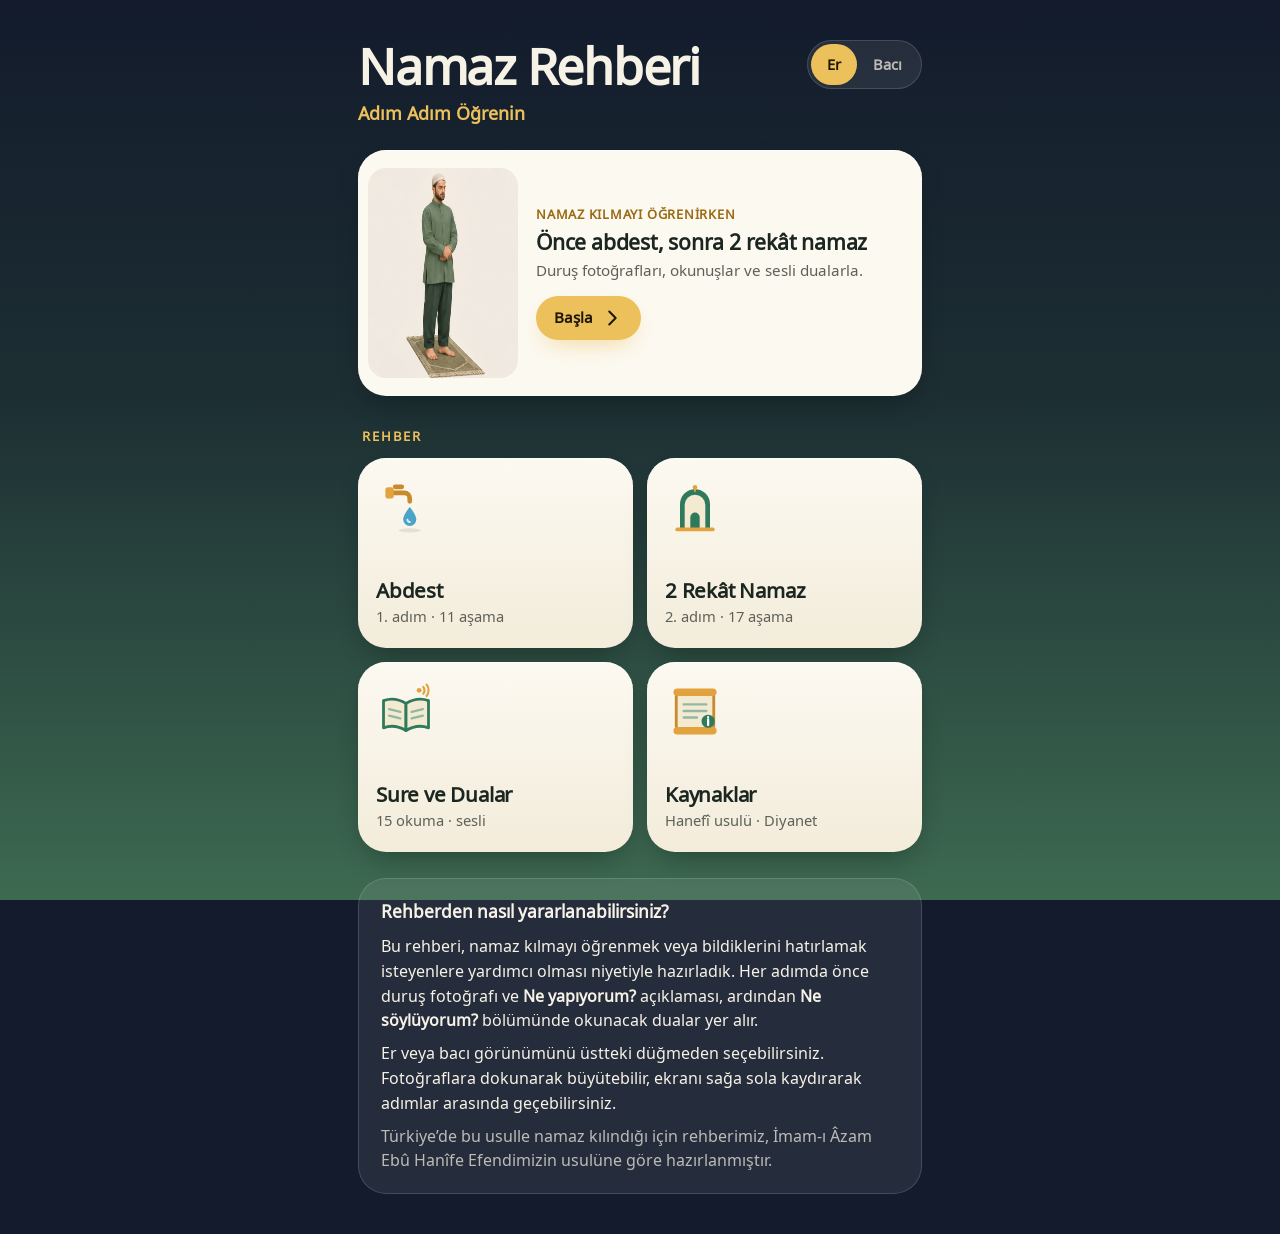
<file: index.html>
<!doctype html>
<html lang="tr" data-tema="gece" data-cins="erkek">
<head>
<meta charset="utf-8">
<meta name="viewport" content="width=device-width, initial-scale=1, viewport-fit=cover">
<title>Namaz Rehberi · Abdest ve 2 Rekât Namaz</title>
<meta name="description" content="Namaz kılmayı öğrenmek isteyenler için duruş görselleri, sesli dualar, okunuşları ve anlamlarıyla abdest ve 2 rekât namaz rehberi. Er ve bacılar için.">
<meta name="theme-color" content="#131b2c">
<meta name="apple-mobile-web-app-capable" content="yes">
<meta name="apple-mobile-web-app-status-bar-style" content="black-translucent">
<meta name="apple-mobile-web-app-title" content="Namaz Rehberi">
<link rel="stylesheet" href="assets/uygulama.css">
<script>
try {
  var d = document.documentElement;
  d.dataset.tema = localStorage.getItem('namaz_tema3') || 'gece';
  d.dataset.cins = localStorage.getItem('namaz_gender') === 'kadin' ? 'kadin' : 'erkek';
} catch (e) {}
</script>
</head>
<body>
<a class="atla" href="#icerik">İçeriğe geç</a>
<div id="uygulama" aria-live="polite"></div>
<noscript><p style="padding:24px">Rehberi görüntülemek için tarayıcınızda JavaScript açık olmalıdır.</p></noscript>
<script src="assets/fotograflar.js"></script>
<script src="assets/veri.js"></script>
<script src="assets/uygulama.js"></script>
</body>
</html>
</file>
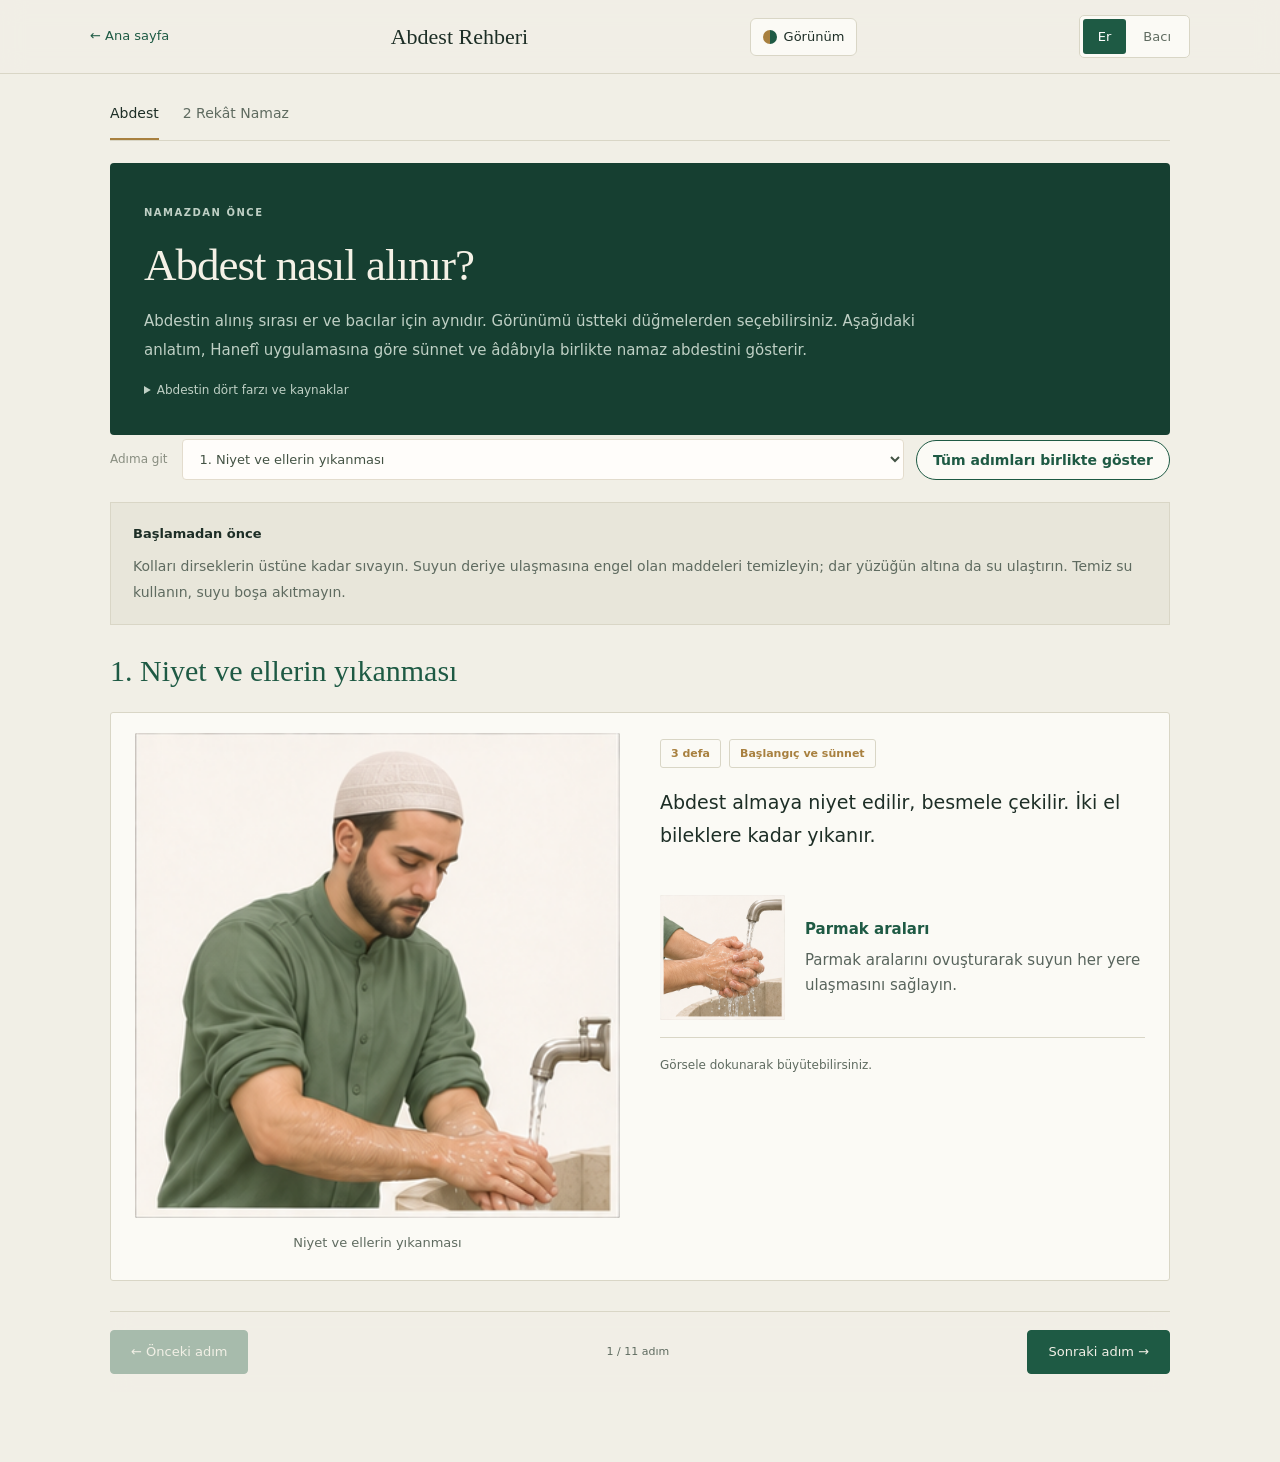
<file: abdest.html>
<!doctype html><html lang="tr"><head><meta charset="utf-8"><meta name="viewport" content="width=device-width,initial-scale=1"><meta name="theme-color" content="#102f24"><title>Abdest Nasıl Alınır? · Namaz Rehberi</title><meta name="description" content="Er ve bacılar için görsellerle, adım adım namaz abdesti. Hanefî uygulamasına göre hazırlanmıştır."><style>
*{box-sizing:border-box}html,body{margin:0;padding:0}body{line-height:1.6}.wrap{margin:0 auto;padding:0 20px 80px}.topbar{position:sticky;top:0;z-index:10;padding:14px 20px}.topbar-inner{margin:0 auto;display:flex;align-items:center;justify-content:space-between;gap:12px;flex-wrap:wrap}.topbar-title{font-size:1rem;font-weight:700}.gender-toggle{display:inline-flex;padding:3px}.gender-toggle button{appearance:none;border:0;background:transparent;font:600 .82rem system-ui;padding:8px 16px;cursor:pointer}.back-home{text-decoration:none}.vakit-nav{display:flex;gap:8px;overflow-x:auto;padding:18px 0 2px}.vakit-nav a{flex:0 0 auto;padding:7px 15px;text-decoration:none;font:600 .82rem system-ui}.eyebrow{font-size:.78rem;letter-spacing:.12em;font-weight:700}
</style><link rel="stylesheet" href="assets/gorseller.css"><link rel="stylesheet" href="assets/tema.css">
<link rel="stylesheet" href="assets/arayuz.css">
<link rel="stylesheet" href="assets/mobil.css">
<script>try{var d=document.documentElement;d.dataset.tema=localStorage.getItem("namaz_tema")||"zumrut";d.dataset.arapca=localStorage.getItem("namaz_arapca")||"goster";d.style.setProperty("--yazi",["0.9","1","1.12","1.25","1.4"][+(localStorage.getItem("namaz_yazi")||1)]||"1")}catch(e){document.documentElement.dataset.tema="zumrut"}</script><link rel="stylesheet" href="assets/abdest.css"></head><body class="abdest-page guide-mode"><div class="topbar"><div class="topbar-inner"><a href="index.html" class="back-home">← Ana sayfa</a><span class="topbar-title">Abdest Rehberi</span><div class="gender-toggle" role="group" aria-label="Görsel seçimi"><button type="button" id="btn-erkek" aria-pressed="true">Er</button><button type="button" id="btn-kadin" aria-pressed="false">Bacı</button></div></div></div><main class="wrap"><nav class="vakit-nav" aria-label="Rehber bölümleri"><a class="active" href="abdest.html">Abdest</a><a href="namaz.html">2 Rekât Namaz</a></nav><header class="hero"><span class="eyebrow">NAMAZDAN ÖNCE</span><h1>Abdest nasıl alınır?</h1><p class="lede">Abdestin alınış sırası er ve bacılar için aynıdır. Görünümü üstteki düğmelerden seçebilirsiniz. Aşağıdaki anlatım, Hanefî uygulamasına göre sünnet ve âdâbıyla birlikte namaz abdestini gösterir.</p><details class="source-details"><summary>Abdestin dört farzı ve kaynaklar</summary><div class="abdest-basics"><p>Hanefî mezhebine göre yüzü, dirseklerle birlikte iki kolu ve aşık kemikleriyle birlikte iki ayağı birer defa yıkamak; başın en az dörtte birini mesh etmek farzdır. Yıkanacak uzuvların üçer defa yıkanması sünnettir; mesh bir defa yapılır.</p><p>Bu rehber, öğrenmeye yardımcı olması için hazırlanmıştır. Yıkama, suyun uzva ulaştırılmasıdır; mesh ise ıslak elle silmektir.</p><ul><li><a href="https://kurul.diyanet.gov.tr/tr/fetva/abdest-nedir-ve-nasil-alinir/0193c42d-4493-7cd5-0d48-874d6be1a7d3" target="_blank" rel="noopener">Din İşleri Yüksek Kurulu — Abdestin alınışı</a></li><li><a href="https://www.diyanethaber.com.tr/abdest-ile-ilgili-bilinmesi-gerekenler" target="_blank" rel="noopener">Diyanet Haber — Abdestle ilgili bilgiler</a></li><li><a href="https://kurul.diyanet.gov.tr/tr/video/abdest-alirken-basortusunun-uzerinden-bas-mesh-edilebilir-mi/019d0027-3362-7114-ad16-483fffece9e6" target="_blank" rel="noopener">Din İşleri Yüksek Kurulu — Başörtüsü ve mesh</a></li></ul></div></details></header><div class="guide-tools"><label>Adıma git <select aria-label="Abdest adımı" id="abdest-select"></select></label><button class="guide-toggle" id="abdest-all" type="button" aria-pressed="false">Tüm adımları birlikte göster</button></div><div class="abdest-intro"><strong>Başlamadan önce</strong><p>Kolları dirseklerin üstüne kadar sıvayın. Suyun deriye ulaşmasına engel olan maddeleri temizleyin; dar yüzüğün altına da su ulaştırın. Temiz su kullanın, suyu boşa akıtmayın.</p></div><div id="abdest-steps"></div><div class="guide-nav"><button type="button" id="abdest-prev">← Önceki adım</button><span class="guide-counter" aria-live="polite"></span><button type="button" id="abdest-next">Sonraki adım →</button></div><section id="abdest-done" class="abdest-done" hidden><h2>Abdest adımlarını tamamladınız.</h2><p>Şimdi 2 rekât namazın kılınışını adım adım inceleyebilirsiniz.</p><a class="abdest-return" href="namaz.html">Namaza geç →</a></section><noscript><p>Adım adım görsel anlatımı görüntülemek için tarayıcınızda JavaScript açık olmalıdır.</p></noscript></main><script src="assets/abdest.js"></script><script src="assets/arayuz.js"></script>
<script src="assets/mobil.js"></script>
</body></html>
</file>
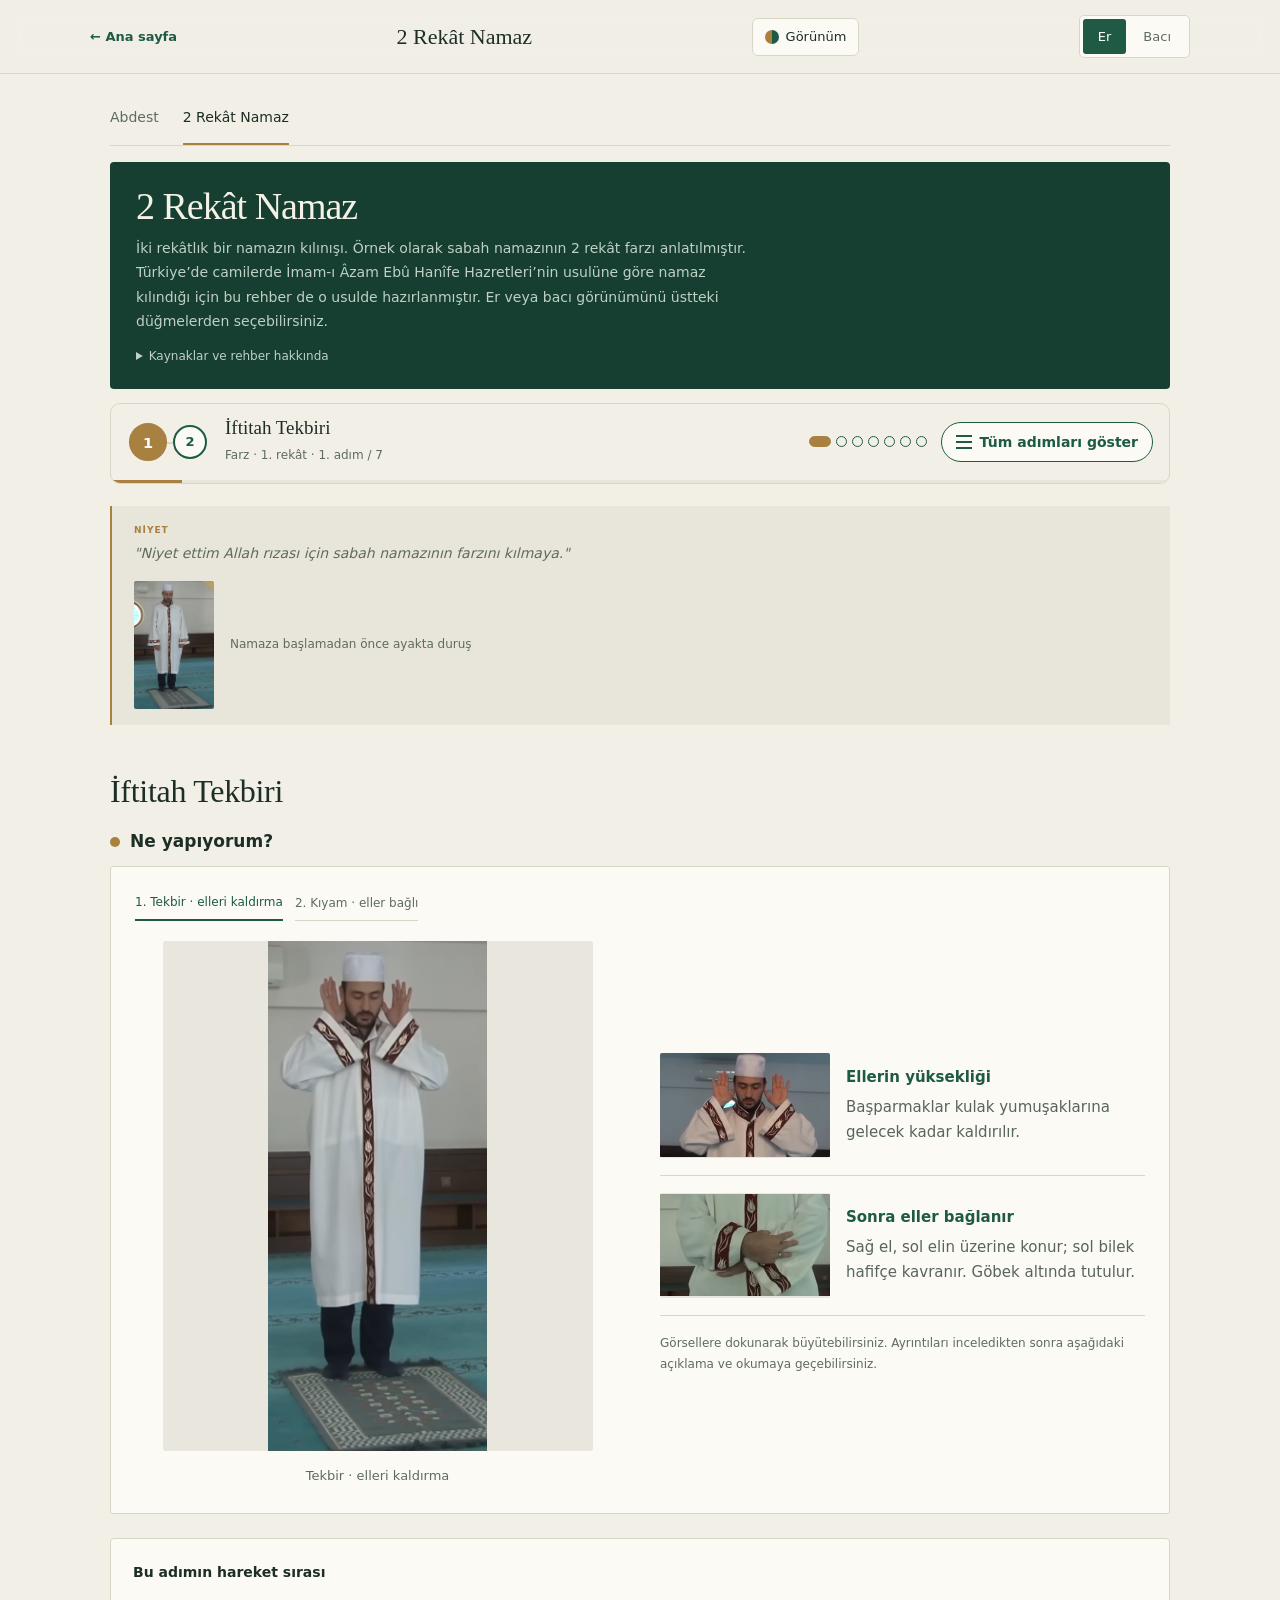
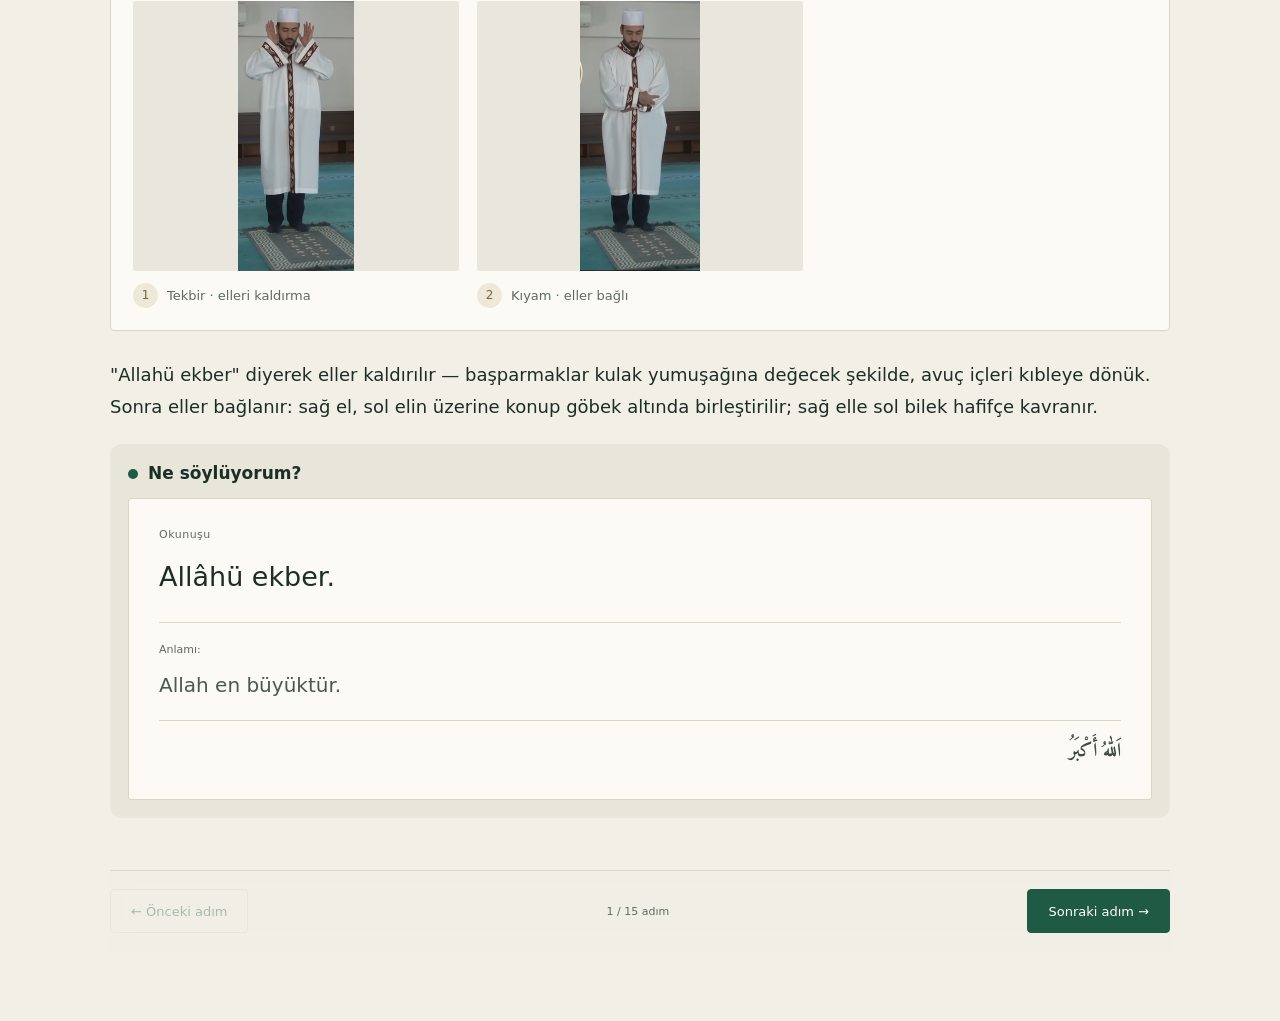
<file: namaz.html>
<!doctype html>
<html lang="tr">
<head>
<meta charset="utf-8">
<meta name="viewport" content="width=device-width, initial-scale=1">

<title>2 Rekât Namaz — Adım Adım Namaz Rehberi</title>
<meta name="description" content="İmam-ı Âzam Ebû Hanîfe Hazretleri’nin kurucusu olduğu Hanefî mezhebine göre, kadın ve erkek için ayrı duruş notlarıyla, adım adım 2 rekât namaz rehberi.">
<style>
@font-face {
  font-family: "Amiri";
  font-weight: 400;
  font-style: normal;
  font-display: swap;
  src: url(assets/amiri.woff2) format("woff2");
}
@font-face {
  font-family: "Amiri";
  font-weight: 700;
  font-style: normal;
  font-display: swap;
  src: url(assets/amiri.woff2) format("woff2");
}

:root {
  --ink: #1b2e28;
  --page: #faf6ec;
  --panel: #f1e9d8;
  --panel-line: #ddd0b0;
  --emerald: #1f6e55;
  --emerald-deep: #164f3d;
  --gold: #8f6f2a;
  --muted: #6b6154;
  --recite-bg: #fffdf8;
  --recite-line: #e4d6ae;
  --focus: #1f6e55;
}

@media (prefers-color-scheme: dark) {
  :root {
    --ink: #ece4d2;
    --page: #11201a;
    --panel: #192a23;
    --panel-line: #2c4138;
    --emerald: #52b091;
    --emerald-deep: #7bcbae;
    --gold: #d1ab5c;
    --muted: #a69c8c;
    --recite-bg: #16251f;
    --recite-line: #2d4139;
    --focus: #52b091;
  }
}
:root[data-theme="dark"] {
  --ink: #ece4d2;
  --page: #11201a;
  --panel: #192a23;
  --panel-line: #2c4138;
  --emerald: #52b091;
  --emerald-deep: #7bcbae;
  --gold: #d1ab5c;
  --muted: #a69c8c;
  --recite-bg: #16251f;
  --recite-line: #2d4139;
  --focus: #52b091;
}
:root[data-theme="light"] {
  --ink: #1b2e28;
  --page: #faf6ec;
  --panel: #f1e9d8;
  --panel-line: #ddd0b0;
  --emerald: #1f6e55;
  --emerald-deep: #164f3d;
  --gold: #8f6f2a;
  --muted: #6b6154;
  --recite-bg: #fffdf8;
  --recite-line: #e4d6ae;
  --focus: #1f6e55;
}

* { box-sizing: border-box; }

html, body {
  margin: 0;
  padding: 0;
  background: var(--page);
  color: var(--ink);
}

body {
  font-family: ui-serif, Georgia, "Iowan Old Style", "Noto Serif", serif;
  line-height: 1.6;
}

.wrap {
  max-width: 700px;
  margin: 0 auto;
  padding: 0 20px 80px;
}

/* ---------- Top bar ---------- */

.topbar {
  position: sticky;
  top: 0;
  z-index: 10;
  background: var(--page);
  border-bottom: 1px solid var(--panel-line);
  padding: 14px 20px;
}

.topbar-inner {
  max-width: 700px;
  margin: 0 auto;
  display: flex;
  align-items: center;
  justify-content: space-between;
  gap: 12px;
  flex-wrap: wrap;
}

.topbar-title {
  font-size: 1rem;
  font-weight: 700;
  letter-spacing: 0.02em;
  color: var(--emerald);
}

.gender-toggle {
  display: inline-flex;
  background: var(--panel);
  border: 1px solid var(--panel-line);
  border-radius: 999px;
  padding: 3px;
  font-family: system-ui, -apple-system, "Segoe UI", sans-serif;
}

.gender-toggle button {
  appearance: none;
  border: none;
  background: transparent;
  font-size: 0.82rem;
  font-weight: 600;
  padding: 6px 14px;
  border-radius: 999px;
  color: var(--muted);
  cursor: pointer;
  font-family: inherit;
}

.gender-toggle button[aria-pressed="true"] {
  background: var(--emerald);
  color: var(--page);
}

.gender-toggle button:focus-visible {
  outline: 2px solid var(--focus);
  outline-offset: 2px;
}

/* ---------- Header ---------- */

header.hero {
  padding: 36px 0 18px;
  font-family: system-ui, -apple-system, "Segoe UI", sans-serif;
}

.eyebrow {
  font-size: 0.78rem;
  text-transform: uppercase;
  letter-spacing: 0.12em;
  color: var(--gold);
  font-weight: 700;
}

h1 {
  font-family: ui-serif, Georgia, "Iowan Old Style", "Noto Serif", serif;
  font-size: clamp(1.8rem, 5vw, 2.4rem);
  margin: 0.2em 0 0.3em;
  text-wrap: balance;
}

.hero p.lede {
  color: var(--muted);
  font-size: 0.98rem;
  max-width: 62ch;
}

.source-note {
  margin-top: 16px;
  padding: 12px 16px;
  background: var(--panel);
  border: 1px solid var(--panel-line);
  border-radius: 10px;
  font-size: 0.85rem;
  color: var(--muted);
  font-family: system-ui, -apple-system, "Segoe UI", sans-serif;
}

.source-note strong { color: var(--ink); }

/* ---------- Section dividers (Sünnet / Farz) ---------- */

.unit-divider {
  margin: 48px 0 20px;
  padding-top: 28px;
  border-top: 2px solid var(--panel-line);
  font-family: system-ui, -apple-system, "Segoe UI", sans-serif;
}

.unit-divider h2 {
  font-family: ui-serif, Georgia, "Iowan Old Style", serif;
  font-size: 1.5rem;
  margin: 0 0 4px;
  color: var(--emerald);
}

.unit-divider .unit-desc {
  font-size: 0.88rem;
  color: var(--muted);
  margin: 0;
}

.niyet-box {
  margin-top: 16px;
  padding: 14px 16px;
  border-left: 3px solid var(--gold);
  background: var(--panel);
  border-radius: 0 10px 10px 0;
  font-size: 0.95rem;
}

.niyet-box .niyet-label {
  font-family: system-ui, -apple-system, "Segoe UI", sans-serif;
  font-size: 0.75rem;
  text-transform: uppercase;
  letter-spacing: 0.08em;
  color: var(--gold);
  font-weight: 700;
  display: block;
  margin-bottom: 4px;
}

.rekat-mark {
  font-family: system-ui, -apple-system, "Segoe UI", sans-serif;
  font-size: 0.78rem;
  text-transform: uppercase;
  letter-spacing: 0.1em;
  color: var(--muted);
  margin: 36px 0 10px;
  display: flex;
  align-items: center;
  gap: 10px;
}

.rekat-mark::after {
  content: "";
  flex: 1;
  height: 1px;
  background: var(--panel-line);
}

/* ---------- Step ---------- */

.step {
  display: grid;
  grid-template-columns: 34px 1fr;
  gap: 14px;
  margin: 22px 0;
}

.step-num {
  width: 34px;
  height: 34px;
  border-radius: 50%;
  background: var(--panel);
  border: 1px solid var(--panel-line);
  color: var(--emerald);
  display: flex;
  align-items: center;
  justify-content: center;
  font-family: system-ui, -apple-system, "Segoe UI", sans-serif;
  font-weight: 700;
  font-size: 0.9rem;
  flex-shrink: 0;
}

.step-body h3 {
  font-family: system-ui, -apple-system, "Segoe UI", sans-serif;
  font-size: 1.02rem;
  margin: 4px 0 6px;
  color: var(--ink);
}

.step-body p.posture {
  margin: 0 0 10px;
  font-size: 0.96rem;
}

.step-body p.posture .note {
  color: var(--muted);
  font-size: 0.86rem;
}

/* gender-conditional spans */
html[data-gender="erkek"] .g-kadin { display: none; }
html[data-gender="kadin"] .g-erkek { display: none; }

.g-erkek, .g-kadin {
  padding: 1px 4px;
  border-radius: 4px;
}

/* ---------- Recitation block ---------- */

.recite {
  background: var(--recite-bg);
  border: 1px solid var(--recite-line);
  border-radius: 12px;
  padding: 18px 20px;
  margin-top: 4px;
}

.recite + .recite { margin-top: 12px; }

.recite .recite-title {
  font-family: system-ui, -apple-system, "Segoe UI", sans-serif;
  font-size: 0.78rem;
  text-transform: uppercase;
  letter-spacing: 0.08em;
  color: var(--gold);
  font-weight: 700;
  margin: 0 0 10px;
}

.arabic {
  font-family: "Amiri", "Traditional Arabic", "Scheherazade New", serif;
  direction: rtl;
  text-align: center;
  font-size: 0.98rem;
  line-height: 1.75;
  color: var(--ink);
  margin: 0 0 12px;
}

.okunus {
  font-family: system-ui, -apple-system, "Segoe UI", sans-serif;
  font-style: italic;
  color: var(--muted);
  font-size: 0.92rem;
  margin: 0 0 10px;
}

.okunus::before {
  content: "Okunuşu: ";
  font-style: normal;
  font-weight: 600;
  color: var(--ink);
}

.meal {
  font-family: system-ui, -apple-system, "Segoe UI", sans-serif;
  font-size: 1.02rem;
  margin: 0;
}

.meal .meal-label {
  font-weight: 600;
  color: var(--emerald-deep);
}

.tesbih-count {
  display: inline-block;
  font-family: system-ui, -apple-system, "Segoe UI", sans-serif;
  font-size: 0.74rem;
  background: var(--panel);
  color: var(--muted);
  padding: 2px 8px;
  border-radius: 999px;
  margin-left: 6px;
  vertical-align: middle;
}

footer {
  margin-top: 60px;
  padding-top: 20px;
  border-top: 1px solid var(--panel-line);
  font-family: system-ui, -apple-system, "Segoe UI", sans-serif;
  font-size: 0.82rem;
  color: var(--muted);
}

a { color: var(--emerald-deep); }

@media (max-width: 480px) {
  .arabic { font-size: 0.9rem; line-height: 1.7; }
  .step { grid-template-columns: 28px 1fr; }
  .step-num { width: 28px; height: 28px; font-size: 0.8rem; }
}

/* ---------- Pose illustrations ---------- */

.pose-icon {
  float: right;
  width: 58px;
  height: 88px;
  margin: 0 0 10px 16px;
  shape-outside: content-box;
}

.pose-icon svg {
  width: 100%;
  height: 100%;
  display: block;
  overflow: visible;
}

.pose-icon line {
  stroke: var(--emerald);
  stroke-width: 6;
  stroke-linecap: round;
}

.pose-icon .head {
  stroke: var(--emerald);
  stroke-width: 5;
  fill: var(--page);
}

.pose-icon .ground {
  stroke: var(--panel-line);
  stroke-width: 3;
  stroke-linecap: round;
}

.pose-icon .legs { transform: rotate(0deg); transform-origin: 50px 70px; }
.pose-icon .upperbody { transform: rotate(0deg); transform-origin: 50px 70px; }
.pose-icon .arm { transform: rotate(100deg); transform-origin: 50px 27px; }

html[data-gender="kadin"] .pose-icon .arm { transform: rotate(125deg); }

/* resting/idle icon used on reading steps (no animation) */
.icon-kiyam .legs { transform: rotate(0deg); }
.icon-kiyam .upperbody { transform: rotate(0deg); }

/* İftitah tekbiri: arm rises from the side to the folded position */
.icon-tekbir .arm { animation: pose-tekbir-erkek 2.8s ease-in-out infinite; }
html[data-gender="kadin"] .icon-tekbir .arm { animation-name: pose-tekbir-kadin; }
@keyframes pose-tekbir-erkek { 0%, 8% { transform: rotate(0deg); } 55%, 100% { transform: rotate(100deg); } }
@keyframes pose-tekbir-kadin { 0%, 8% { transform: rotate(0deg); } 55%, 100% { transform: rotate(125deg); } }

/* Rükû: torso bows forward, arm reaches toward the knee */
.icon-ruku .upperbody { animation: pose-ruku-body 2.8s ease-in-out infinite; }
.icon-ruku .arm { animation: pose-ruku-arm 2.8s ease-in-out infinite; }
@keyframes pose-ruku-body { 0%, 8% { transform: rotate(0deg); } 55%, 100% { transform: rotate(-82deg); } }
@keyframes pose-ruku-arm { 0%, 8% { transform: rotate(100deg); } 55%, 100% { transform: rotate(168deg); } }

/* Kavme: doğrulma, rising from rükû back to standing */
.icon-kavme .upperbody { animation: pose-kavme-body 2.4s ease-in-out infinite; }
.icon-kavme .arm { animation: pose-kavme-arm 2.4s ease-in-out infinite; }
@keyframes pose-kavme-body { 0%, 8% { transform: rotate(-82deg); } 55%, 100% { transform: rotate(0deg); } }
@keyframes pose-kavme-arm { 0%, 8% { transform: rotate(168deg); } 55%, 100% { transform: rotate(100deg); } }

/* Secde: legs tuck under, torso folds down to the ground */
.icon-secde .legs { animation: pose-secde-legs 3s ease-in-out infinite; }
.icon-secde .upperbody { animation: pose-secde-body 3s ease-in-out infinite; }
.icon-secde .arm { animation: pose-secde-arm 3s ease-in-out infinite; }
@keyframes pose-secde-legs { 0%, 8% { transform: rotate(0deg); } 55%, 100% { transform: rotate(122deg); } }
@keyframes pose-secde-body { 0%, 8% { transform: rotate(0deg); } 55%, 100% { transform: rotate(-158deg); } }
@keyframes pose-secde-arm { 0%, 8% { transform: rotate(100deg); } 55%, 100% { transform: rotate(150deg); } }

/* Celse: brief sit between the two secdes, legs stay tucked */
.icon-celse .legs { transform: rotate(122deg); }
.icon-celse .upperbody { animation: pose-celse-body 2.4s ease-in-out infinite; }
.icon-celse .arm { animation: pose-celse-arm 2.4s ease-in-out infinite; }
@keyframes pose-celse-body { 0%, 8% { transform: rotate(-158deg); } 55%, 100% { transform: rotate(0deg); } }
@keyframes pose-celse-arm { 0%, 8% { transform: rotate(150deg); } 55%, 100% { transform: rotate(100deg); } }

/* Kalkış: rising fully from secde to standing, for the next rekât */
.icon-kalkis .legs { animation: pose-kalkis-legs 2.8s ease-in-out infinite; }
.icon-kalkis .upperbody { animation: pose-kalkis-body 2.8s ease-in-out infinite; }
.icon-kalkis .arm { animation: pose-kalkis-arm 2.8s ease-in-out infinite; }
@keyframes pose-kalkis-legs { 0%, 8% { transform: rotate(122deg); } 55%, 100% { transform: rotate(0deg); } }
@keyframes pose-kalkis-body { 0%, 8% { transform: rotate(-158deg); } 55%, 100% { transform: rotate(0deg); } }
@keyframes pose-kalkis-arm { 0%, 8% { transform: rotate(150deg); } 55%, 100% { transform: rotate(100deg); } }

/* Son oturuş: teşehhüd, static — same silhouette family as celse */
.icon-oturus .legs { transform: rotate(122deg); }
.icon-oturus .upperbody { transform: rotate(0deg); }

/* Selâm: stylised head/torso turn, not anatomically literal in side view */
.icon-selam .legs { transform: rotate(122deg); }
.icon-selam .upperbody { animation: pose-selam-wobble 2.6s ease-in-out infinite; }
@keyframes pose-selam-wobble { 0%, 100% { transform: rotate(0deg); } 25% { transform: rotate(8deg); } 50% { transform: rotate(0deg); } 75% { transform: rotate(-8deg); } }

.recite { clear: both; }

@media (prefers-reduced-motion: reduce) {
  .pose-icon [class] {
    animation-duration: 0.01ms !important;
    animation-iteration-count: 1 !important;
    animation-fill-mode: forwards !important;
  }
}

@media (max-width: 480px) {
  .pose-icon { width: 46px; height: 70px; margin-left: 12px; }
}

.vakit-nav {
  display: flex;
  gap: 8px;
  overflow-x: auto;
  padding: 18px 0 2px;
  font-family: system-ui, -apple-system, "Segoe UI", sans-serif;
}
.vakit-nav a {
  flex: 0 0 auto;
  padding: 7px 15px;
  border-radius: 999px;
  border: 1px solid var(--panel-line);
  color: var(--muted);
  text-decoration: none;
  font-size: 0.82rem;
  font-weight: 600;
}
.vakit-nav a.active {
  background: var(--emerald);
  color: var(--page);
  border-color: var(--emerald);
}
</style>
<link rel="stylesheet" href="assets/gorseller.css">
<link rel="stylesheet" href="assets/tema.css">
<link rel="stylesheet" href="assets/arayuz.css">
<link rel="stylesheet" href="assets/mobil.css">
<script>try{var d=document.documentElement;d.dataset.tema=localStorage.getItem("namaz_tema")||"zumrut";d.dataset.arapca=localStorage.getItem("namaz_arapca")||"goster";d.style.setProperty("--yazi",["0.9","1","1.12","1.25","1.4"][+(localStorage.getItem("namaz_yazi")||1)]||"1")}catch(e){document.documentElement.dataset.tema="zumrut"}</script>
<link rel="stylesheet" href="assets/sabah-fotograflar.css">
</head><body>

<div class="topbar">
  <div class="topbar-inner">
    <span class="topbar-title">2 Rekât Namaz</span>
    <div class="gender-toggle" role="group" aria-label="Duruş görünümü">
      <button type="button" id="btn-erkek" aria-pressed="true">Er</button>
      <button type="button" id="btn-kadin" aria-pressed="false">Bacı</button>
    </div>
  </div>
</div>

<div class="wrap">

  <nav class="vakit-nav"><a href="abdest.html">Abdest</a>
    <a href="namaz.html" class="active">2 Rekât Namaz</a>
  </nav>

  <header class="hero">
    <span class="eyebrow">Adım Adım Namaz Rehberi</span>
    <h1>2 Rekât Namaz</h1>
    <p class="lede">İki rekâtlık bir namazın kılınışı. Örnek olarak sabah namazının 2 rekât farzı anlatılmıştır. Türkiye’de camilerde İmam-ı Âzam Ebû Hanîfe Hazretleri’nin usulüne göre namaz kılındığı için bu rehber de o usulde hazırlanmıştır. Er veya bacı görünümünü üstteki düğmelerden seçebilirsiniz.</p>
    <div class="source-note">
      <strong>Kaynaklar:</strong> Kur'an-ı Kerim âyetlerinin Türkçe meali <strong>Prof. Dr. Ömer Çelik</strong> mealinden alınmıştır. Sübhâneke, Ettehiyyâtü, Salli–Bârik ve Rabbenâ dualarının Arapça metni ve anlamı Millî Eğitim Bakanlığı'nın "Namaz Duaları ve Sureleri" kaynağına dayanmaktadır. Kadın–erkek duruş farkları Diyanet İşleri Başkanlığı'nın resmî açıklamasından alınmıştır.
    <ul class="source-links"><li><a href="https://kurul.diyanet.gov.tr/tr/fetva/kilinis-bakimindan-kadinlarin-namazi-ile-erkeklerin-namazi-arasinda-ne-gibi-farklar-bulunmaktadir/0193c42d-64a5-7ba1-9af3-f9f4a7f97245" target="_blank" rel="noopener">Diyanet — Er ve bacı duruşları</a></li><li><a href="https://kurul.diyanet.gov.tr/tr/fetva/namazda-fatihadan-sonra-okunacak-ayet-veya-sureler-icin-besmele-cekilir-mi/0193c42d-4fd1-7daa-1cd8-e3e31c2535c1" target="_blank" rel="noopener">Diyanet — Namazda besmele</a></li><li><a href="https://www.diyanet.gov.tr/icerik/10151" target="_blank" rel="noopener">Diyanet — Secdede ayakların yerleşimi</a></li></ul></div>
  <p class="scope-note">Bu bölüm, namazı tek başına kılan kişi için hazırlanmıştır. İmama uyulduğunda kıraat uygulaması farklıdır.</p>
  </header><section class="unit-divider">
    <h2>2 Rekât Farz</h2>
    <p class="unit-desc">Allah'ın kesin olarak emrettiği, kılınması zorunlu namaz.</p>
    <div class="niyet-box">
      <span class="niyet-label">Niyet</span>
      <em>"Niyet ettim Allah rızası için sabah namazının farzını kılmaya."</em>
    </div>
  </section>

  <p class="rekat-mark">1. Rekât</p>

  <div class="step">
    <span class="step-num">1</span>
    <div class="step-body">
      <h3>İftitah Tekbiri</h3>
      <div class="pose-icon icon-tekbir"></div>
      <p class="posture">"Allahü ekber" diyerek eller kaldırılır —
        <span class="g-erkek">başparmaklar kulak yumuşağına değecek şekilde, avuç içleri kıbleye dönük.</span>
        <span class="g-kadin">eller omuz hizasına kadar kaldırılır, avuç içleri kıbleye dönük.</span>
        Sonra eller bağlanır:
        <span class="g-erkek">sağ el, sol elin üzerine konup göbek altında birleştirilir; sağ elle sol bilek hafifçe kavranır.</span>
        <span class="g-kadin">sağ el, sol elin üzerine konarak göğüs hizasında birleştirilir; kavramadan, eller üst üste durur.</span>
      </p>
    </div>
  </div>

  <div class="step">
    <span class="step-num">2</span>
    <div class="step-body">
      <h3>Sübhâneke, Eûzü–Besmele, Fâtiha, Zamm-ı Sûre</h3><p class="posture note audit-note">Burada İhlâs sûresi örnek olarak gösterilmiştir. Farz namazda başka bir sûre bilen kişinin, ilk rekâtta okuduğu sûreyi ikinci rekâtta bilerek tekrarlaması mekruh kabul edilir. Başka sûre bilmeyen kişi bildiği sûreyi tekrar edebilir. Bu durum namazın geçersiz olduğu anlamına gelmez.</p>
      <div class="pose-icon icon-kiyam"></div>
      <p class="posture note">Ayakta sırasıyla şu dualar okunur (Sübhâneke → Eûzü–Besmele → Fâtiha → İhlâs veya tercih ettiğiniz başka bir sûre).</p>
    </div>
  </div>

  <div class="step">
    <span class="step-num">3</span>
    <div class="step-body">
      <h3>Rükû</h3>
      <div class="pose-icon icon-ruku"></div>
      <p class="posture">
        "Allahü ekber" diyerek eğilinir —
        <span class="g-erkek">sırt düz tutulur, baş sırtla aynı hizada olur, eller dizleri tam kavrar, dirsekler bedenden açık, parmaklar ayrık.</span>
        <span class="g-kadin">sırt tam düz değil, hafifçe eğik tutulur; eller dizlere hafifçe konur, dizler hafif bükülü, dirsekler bedene yakın tutulur.</span>
      </p>
      <div class="recite">
        <p class="arabic">سُبْحَانَ رَبِّيَ الْعَظِيمِ</p>
        <p class="okunus">Sübhâne rabbiyel azîm. <span class="tesbih-count">3 kere</span></p>
        <p class="meal"><span class="meal-label">Anlamı:</span> Yüce Rabbimi her türlü noksanlıktan tenzih ederim.</p>
      </div>
    </div>
  </div>

  <div class="step">
    <span class="step-num">4</span>
    <div class="step-body">
      <h3>Doğrulma (Kavme)</h3>
      <div class="pose-icon icon-kavme"></div>
      <p class="posture">Rükûdan tam doğrulup dikilirken "Semi'allâhü limen hamideh" denir; tam doğrulunca "Rabbenâ lekel hamd" denir. Kısa bir an sakin biçimde beklenir.</p>
    </div>
  </div>

  <div class="step">
    <span class="step-num">5</span>
    <div class="step-body">
      <h3>Secde (1.)</h3>
      <div class="pose-icon icon-secde"></div>
      <p class="posture">
        "Allahü ekber" diyerek secdeye varılır —
        <span class="g-erkek">önce dizler, sonra eller, sonra burun ve alın yere konur; kollar gövdeden ve karından ayrık tutulur, dirsekler yerden kalkık durur.</span>
        <span class="g-kadin">vücut toplu tutulur, kollar yanlara yakın durur, karın uyluklara değecek şekilde yere yakın durulur.</span>
      </p>
      <div class="recite">
        <p class="arabic">سُبْحَانَ رَبِّيَ الْأَعْلَى</p>
        <p class="okunus">Sübhâne rabbiyel a'lâ. <span class="tesbih-count">3 kere</span></p>
        <p class="meal"><span class="meal-label">Anlamı:</span> En yüce Rabbimi her türlü noksanlıktan tenzih ederim.</p>
      </div>
    </div>
  </div>

  <div class="step" data-reading-role="celse">
    <span class="step-num">6</span>
    <div class="step-body">
      <h3>Celse (İki Secde Arası Oturuş)</h3>
      <div class="pose-icon icon-celse"></div>
      <p class="posture">
        "Allahü ekber" diyerek doğrulup kısaca oturulur —
        <span class="g-erkek">sol ayak yatık şekilde altına alınıp üzerine oturulur, sağ ayağın parmakları kıbleye dönük dik tutulur.</span>
        <span class="g-kadin">her iki ayak da sağ tarafa yatık şekilde yere yaslanır, bu şekilde oturulur.</span>
      </p>
<p class="sitting-note">Bu, iki secde arasındaki kısa oturuştur. Bu oturuşta Ettehiyyâtü, Salli–Bârik ve Rabbenâ duaları okunmaz. Ardından ikinci secdeye gidilir.</p>
    </div>
  </div>

  <div class="step">
    <span class="step-num">7</span>
    <div class="step-body">
      <h3>Secde (2.)</h3>
      <div class="pose-icon icon-secde"></div>
      <p class="posture">"Allahü ekber" diyerek tekrar secdeye varılır, aynı duruşla.</p>
      <div class="recite">
        <p class="arabic">سُبْحَانَ رَبِّيَ الْأَعْلَى</p>
        <p class="okunus">Sübhâne rabbiyel a'lâ. <span class="tesbih-count">3 kere</span></p>
        <p class="meal"><span class="meal-label">Anlamı:</span> En yüce Rabbimi her türlü noksanlıktan tenzih ederim.</p>
      </div>
    </div>
  </div>

  <p class="rekat-mark">2. Rekât</p>

  <div class="step">
    <span class="step-num">8</span>
    <div class="step-body">
      <h3>Kalkış, Besmele, Fâtiha, Zamm-ı Sûre</h3><p class="posture note audit-note">Burada İhlâs sûresi örnek olarak gösterilmiştir. Farz namazda başka bir sûre bilen kişinin, ilk rekâtta okuduğu sûreyi ikinci rekâtta bilerek tekrarlaması mekruh kabul edilir. Başka sûre bilmeyen kişi bildiği sûreyi tekrar edebilir. Bu durum namazın geçersiz olduğu anlamına gelmez.</p>
      <div class="pose-icon icon-kalkis"></div>
      <p class="posture note">“Allahü ekber” diyerek ikinci rekâta kalkılır ve eller bağlanır. Sübhâneke ve Eûzü tekrar edilmez. Besmele çekilir; ardından Fâtiha ve bir sûre okunur.</p>
    </div>
  </div>

  <div class="step">
    <span class="step-num">9</span>
    <div class="step-body">
      <h3>Rükû</h3>
      <div class="pose-icon icon-ruku"></div>
      <p class="posture">
        "Allahü ekber" diyerek eğilinir —
        <span class="g-erkek">sırt düz tutulur, baş sırtla aynı hizada olur, eller dizleri tam kavrar, dirsekler bedenden açık, parmaklar ayrık.</span>
        <span class="g-kadin">sırt tam düz değil, hafifçe eğik tutulur; eller dizlere hafifçe konur, dizler hafif bükülü, dirsekler bedene yakın tutulur.</span>
      </p>
      <div class="recite">
        <p class="arabic">سُبْحَانَ رَبِّيَ الْعَظِيمِ</p>
        <p class="okunus">Sübhâne rabbiyel azîm. <span class="tesbih-count">3 kere</span></p>
        <p class="meal"><span class="meal-label">Anlamı:</span> Yüce Rabbimi her türlü noksanlıktan tenzih ederim.</p>
      </div>
    </div>
  </div>

  <div class="step">
    <span class="step-num">10</span>
    <div class="step-body">
      <h3>Doğrulma (Kavme)</h3>
      <div class="pose-icon icon-kavme"></div>
      <p class="posture">Rükûdan tam doğrulup dikilirken "Semi'allâhü limen hamideh" denir; tam doğrulunca "Rabbenâ lekel hamd" denir. Kısa bir an sakin biçimde beklenir.</p>
    </div>
  </div>

  <div class="step">
    <span class="step-num">11</span>
    <div class="step-body">
      <h3>Secde (1.)</h3>
      <div class="pose-icon icon-secde"></div>
      <p class="posture">
        "Allahü ekber" diyerek secdeye varılır —
        <span class="g-erkek">önce dizler, sonra eller, sonra burun ve alın yere konur; kollar gövdeden ve karından ayrık tutulur, dirsekler yerden kalkık durur.</span>
        <span class="g-kadin">vücut toplu tutulur, kollar yanlara yakın durur, karın uyluklara değecek şekilde yere yakın durulur.</span>
      </p>
      <div class="recite">
        <p class="arabic">سُبْحَانَ رَبِّيَ الْأَعْلَى</p>
        <p class="okunus">Sübhâne rabbiyel a'lâ. <span class="tesbih-count">3 kere</span></p>
        <p class="meal"><span class="meal-label">Anlamı:</span> En yüce Rabbimi her türlü noksanlıktan tenzih ederim.</p>
      </div>
    </div>
  </div>

  <div class="step" data-reading-role="celse">
    <span class="step-num">12</span>
    <div class="step-body">
      <h3>Celse (İki Secde Arası Oturuş)</h3>
      <div class="pose-icon icon-celse"></div>
      <p class="posture">
        "Allahü ekber" diyerek doğrulup kısaca oturulur —
        <span class="g-erkek">sol ayak yatık şekilde altına alınıp üzerine oturulur, sağ ayağın parmakları kıbleye dönük dik tutulur.</span>
        <span class="g-kadin">her iki ayak da sağ tarafa yatık şekilde yere yaslanır, bu şekilde oturulur.</span>
      </p>
<p class="sitting-note">Bu, iki secde arasındaki kısa oturuştur. Bu oturuşta Ettehiyyâtü, Salli–Bârik ve Rabbenâ duaları okunmaz. Ardından ikinci secdeye gidilir.</p>
    </div>
  </div>

  <div class="step">
    <span class="step-num">13</span>
    <div class="step-body">
      <h3>Secde (2.)</h3>
      <div class="pose-icon icon-secde"></div>
      <p class="posture">"Allahü ekber" diyerek tekrar secdeye varılır, aynı duruşla.</p>
      <div class="recite">
        <p class="arabic">سُبْحَانَ رَبِّيَ الْأَعْلَى</p>
        <p class="okunus">Sübhâne rabbiyel a'lâ. <span class="tesbih-count">3 kere</span></p>
        <p class="meal"><span class="meal-label">Anlamı:</span> En yüce Rabbimi her türlü noksanlıktan tenzih ederim.</p>
      </div>
    </div>
  </div>

  <div class="step" data-reading-role="final-sitting">
    <span class="step-num">14</span>
    <div class="step-body">
      <h3>Son Oturuş — Ettehiyyâtü, Salli–Bârik, Rabbenâ Duaları</h3>
      <div class="pose-icon icon-oturus"></div>
      <p class="posture note">“Allahü ekber” diyerek son oturuşa geçilir. Ettehiyyâtü, ardından Salli–Bârik ve Rabbenâ duaları okunur.</p>
<p class="sitting-note">Bu, ikinci rekâtın ikinci secdesinden sonraki son oturuştur. Ettehiyyâtü, Salli–Bârik ve Rabbenâ duaları burada okunur.</p>
    </div>
  </div>

  <div class="step">
    <span class="step-num">15</span>
    <div class="step-body">
      <h3>Selâm</h3>
      <div class="pose-icon icon-selam"></div>
      <p class="posture">Sağa ve sola dönerek "Esselâmü aleyküm ve rahmetullah" denir. Namaz tamamlanmış olur.</p>
    </div>
  </div>

</div>

<script>
(function () {
  var html = document.documentElement;
  var btnErkek = document.getElementById("btn-erkek");
  var btnKadin = document.getElementById("btn-kadin");

  function setGender(g) {
    html.setAttribute("data-gender", g);
    btnErkek.setAttribute("aria-pressed", String(g === "erkek"));
    btnKadin.setAttribute("aria-pressed", String(g === "kadin"));
    try { localStorage.setItem("namaz_gender", g); } catch (e) {}
  }

  btnErkek.addEventListener("click", function () { setGender("erkek"); });
  btnKadin.addEventListener("click", function () { setGender("kadin"); });

  var saved = null;
  try { saved = localStorage.getItem("namaz_gender"); } catch (e) {}
  setGender(saved === "kadin" ? "kadin" : "erkek");
})();
</script>

<script src="assets/dualar.js"></script>
<script src="assets/sabah-fotograflar.js"></script>
<script src="assets/sabah-fotograflar-kadin.js"></script>
<script src="assets/sabah-gorseller.js"></script>
<script src="assets/arayuz.js"></script>
<script src="assets/mobil.js"></script>
</body></html>
</file>
<file: assets/uygulama.css>
/* Namaz Rehberi — tasarım */
@font-face { font-family: "Amiri"; src: url(amiri.woff2) format("woff2"); font-display: swap; }
@font-face { font-family: "RehberSans"; src: url(rehber-sans.ttf) format("truetype"); font-display: swap; }

:root {
  --olcek: 1;
  --font: -apple-system, BlinkMacSystemFont, "SF Pro Text", "Segoe UI", RehberSans, system-ui, sans-serif;
  --font-baslik: -apple-system, BlinkMacSystemFont, "SF Pro Display", "Segoe UI", RehberSans, system-ui, sans-serif;
  --font-ar: "Amiri", "Traditional Arabic", "Scheherazade New", serif;

  /* Arka plan ve üstündeki yazılar */
  --zemin-1: #131b2c;
  --zemin-2: #1d2f33;
  --zemin-3: #3d6a51;
  --zemin-yazi: #f7f2e6;
  --zemin-soluk: rgba(247, 242, 230, .72);
  --cam: rgba(255, 255, 255, .08);
  --cam-cizgi: rgba(255, 255, 255, .14);
  --altin: #ecc15c;
  --altin-yazi: #1d1606;

  /* Kartlar */
  --kart: #fcf9f1;
  --kart-2: #f3ecdb;
  --kart-cizgi: #e7dcc3;
  --murekkep: #1b2621;
  --murekkep-2: #5d6159;
  --yesil: #2c6e53;
  --yesil-acik: #e3efe7;
  --altin-koyu: #9a6a14;
  --golge: 0 1px 0 rgba(255, 255, 255, .6) inset, 0 12px 30px -12px rgba(5, 12, 10, .45);
  --r-buyuk: 28px;
  --r: 20px;
  color-scheme: dark;
}
:root[data-tema="gunduz"] {
  --zemin-1: #f6f1e4;
  --zemin-2: #eef0e3;
  --zemin-3: #dbe8d9;
  --zemin-yazi: #18241e;
  --zemin-soluk: rgba(24, 36, 30, .68);
  --cam: rgba(255, 255, 255, .55);
  --cam-cizgi: rgba(24, 36, 30, .1);
  --altin: #c78d22;
  --altin-yazi: #1d1606;
  --kart: #ffffff;
  --golge: 0 10px 28px -14px rgba(40, 52, 30, .35);
  color-scheme: light;
}

* { box-sizing: border-box; }
html { -webkit-text-size-adjust: 100%; }
body {
  margin: 0;
  min-height: 100vh;
  min-height: 100dvh;
  font-family: var(--font);
  color: var(--zemin-yazi);
  background: var(--zemin-1);
  line-height: 1.55;
  -webkit-font-smoothing: antialiased;
  -webkit-tap-highlight-color: transparent;
}
/* Sabit arka plan katmanı (iPhone Safari background-attachment: fixed desteklemez) */
body::before {
  content: ""; position: fixed; inset: 0; z-index: -1; pointer-events: none;
  background: linear-gradient(180deg, var(--zemin-1) 0%, var(--zemin-2) 45%, var(--zemin-3) 100%);
}
a { color: inherit; }
button { font: inherit; color: inherit; }
img { max-width: 100%; display: block; }
svg { width: 22px; height: 22px; fill: none; stroke: currentColor; stroke-width: 2.2; stroke-linecap: round; stroke-linejoin: round; flex: none; }
svg .dolu, svg.dolu { fill: currentColor; stroke: none; }
[hidden] { display: none !important; }
:focus-visible { outline: 3px solid var(--altin); outline-offset: 3px; border-radius: 12px; }

.atla { position: absolute; left: -999px; top: 8px; background: var(--altin); color: var(--altin-yazi); padding: 10px 16px; border-radius: 12px; z-index: 50; }
.atla:focus { left: 12px; }

/* ---------- Ekran iskeleti ---------- */
.ekran {
  max-width: 620px;
  margin: 0 auto;
  padding: max(12px, env(safe-area-inset-top)) 20px calc(40px + env(safe-area-inset-bottom));
}
.adim-ekran { padding-bottom: calc(120px + env(safe-area-inset-bottom)); }

.dev-baslik {
  font-family: var(--font-baslik);
  font-size: clamp(2.3rem, 9vw, 3.1rem);
  line-height: 1.05;
  letter-spacing: -.025em;
  font-weight: 750;
  margin: 0;
  text-wrap: balance;
}
.altin-alt { color: var(--altin); font-weight: 600; font-size: 1.12rem; margin: 8px 0 0; }
.bolum-etiket {
  color: var(--altin);
  font-size: .82rem;
  font-weight: 700;
  letter-spacing: .14em;
  text-transform: uppercase;
  margin: 30px 4px 12px;
}
.soluk { color: var(--zemin-soluk); }
.kart .soluk { color: var(--murekkep-2); }
.kucuk-yazi { font-size: .92rem; }

/* ---------- Üst çubuk ---------- */
.ust-cubuk {
  position: sticky;
  top: 0;
  z-index: 20;
  display: grid;
  grid-template-columns: auto 1fr auto;
  align-items: center;
  gap: 10px;
  margin: 0 -20px;
  padding: 10px 20px;
  padding-top: max(10px, env(safe-area-inset-top));
  background: color-mix(in srgb, var(--zemin-1) 78%, transparent);
  -webkit-backdrop-filter: blur(18px) saturate(1.4);
  backdrop-filter: blur(18px) saturate(1.4);
}
.ust-orta { display: flex; flex-direction: column; min-width: 0; line-height: 1.2; }
.ust-orta small { color: var(--zemin-soluk); font-size: .78rem; font-weight: 500; }
.ust-orta b { font-size: 1rem; font-weight: 650; white-space: nowrap; overflow: hidden; text-overflow: ellipsis; }
.ust-sag { display: flex; align-items: center; gap: 8px; }

.yuvarlak {
  width: 44px; height: 44px;
  display: inline-grid; place-items: center;
  border-radius: 50%;
  background: var(--cam);
  border: 1px solid var(--cam-cizgi);
  color: var(--zemin-yazi);
  text-decoration: none;
  cursor: pointer;
  transition: transform .15s, background .2s;
  flex: none;
}
.yuvarlak:active { transform: scale(.94); }
.yuvarlak.aa { font-weight: 700; font-size: .95rem; letter-spacing: -.02em; }
.yuvarlak.buyuk { width: 56px; height: 56px; }
.yuvarlak.pasif { opacity: .35; pointer-events: none; }

/* Er / Bacı seçici */
.cins {
  display: inline-flex;
  padding: 3px;
  border-radius: 999px;
  background: var(--cam);
  border: 1px solid var(--cam-cizgi);
  flex: none;
}
.cins button {
  border: 0; background: transparent; cursor: pointer;
  padding: 9px 16px; border-radius: 999px;
  font-weight: 650; font-size: .92rem;
  color: var(--zemin-soluk);
  transition: background .25s, color .25s;
}
.cins button[aria-pressed="true"] { background: var(--altin); color: var(--altin-yazi); }
.cins.kucuk button { padding: 7px 12px; font-size: .84rem; }

/* ---------- Butonlar ---------- */
.dugme-altin, .dugme-cam {
  display: inline-flex; align-items: center; justify-content: center; gap: 8px;
  min-height: 54px; padding: 0 24px;
  border-radius: 999px; border: 0;
  font-weight: 700; font-size: 1.02rem; font-style: normal;
  text-decoration: none; cursor: pointer;
  transition: transform .15s, filter .2s;
}
.dugme-altin { background: var(--altin); color: var(--altin-yazi); box-shadow: 0 10px 24px -10px rgba(236, 193, 92, .7); }
.dugme-cam { background: var(--cam); border: 1px solid var(--cam-cizgi); color: var(--zemin-yazi); }
.dugme-altin:active, .dugme-cam:active { transform: scale(.97); }
.genis { display: flex; width: 100%; margin-top: 14px; }

/* ---------- Ana sayfa ---------- */
.ana-bas { display: flex; justify-content: space-between; align-items: flex-start; gap: 16px; padding: 28px 0 22px; }
.karsilama {
  display: grid; grid-template-columns: 112px 1fr; gap: 18px; align-items: center;
  padding: 18px 18px 18px 10px;
  background: var(--kart); color: var(--murekkep);
  border-radius: var(--r-buyuk);
  box-shadow: var(--golge);
  text-decoration: none;
  transition: transform .2s;
}
.karsilama:active { transform: scale(.985); }
.figur {
  height: 168px;
  background: url(erkek-duruslar.png) 50% 0 / 300% 300% no-repeat;
  border-radius: 18px;
  mix-blend-mode: multiply;
}
[data-cins="kadin"] .figur { background-image: url(kadin-duruslar.png); }
.karsilama-yazi { display: flex; flex-direction: column; gap: 4px; }
.karsilama-yazi small { color: var(--altin-koyu); font-weight: 700; font-size: .8rem; letter-spacing: .06em; text-transform: uppercase; }
.karsilama-yazi b { font-size: 1.32rem; line-height: 1.2; letter-spacing: -.01em; }
.karsilama-yazi span { color: var(--murekkep-2); font-size: .95rem; }
.karsilama .dugme-altin { align-self: flex-start; margin-top: 10px; min-height: 44px; padding: 0 18px; font-size: .95rem; }

.izgara { display: grid; grid-template-columns: 1fr 1fr; gap: 14px; }
.karo {
  display: flex; flex-direction: column; justify-content: flex-end;
  min-height: 190px;
  padding: 18px 18px 20px;
  background: linear-gradient(180deg, var(--kart) 0, var(--kart-2) 100%);
  color: var(--murekkep);
  border-radius: var(--r-buyuk);
  box-shadow: var(--golge);
  text-decoration: none;
  transition: transform .2s;
}
.karo:active { transform: scale(.97); }
.karo svg { width: 60px; height: 60px; stroke: none; margin-bottom: auto; }
.karo b { font-size: 1.28rem; line-height: 1.15; letter-spacing: -.01em; margin-top: 18px; }
.karo span { color: var(--murekkep-2); font-size: .92rem; margin-top: 3px; }

.cam-kart {
  margin-top: 26px;
  padding: 20px 22px;
  border-radius: var(--r-buyuk);
  background: var(--cam);
  border: 1px solid var(--cam-cizgi);
  font-size: 1rem;
}
.cam-kart h2 { font-size: 1.08rem; margin: 0 0 6px; }
.cam-kart p { margin: 8px 0 0; }

/* ---------- Giriş ekranları ---------- */
.giris-bas { padding: 18px 2px 22px; }
.niyet-kart {
  margin: 0 0 16px;
  padding: 18px 22px;
  border-radius: var(--r);
  background: linear-gradient(135deg, rgba(236, 193, 92, .2), rgba(236, 193, 92, .06));
  border: 1px solid rgba(236, 193, 92, .4);
}
.niyet-kart small { color: var(--altin); font-weight: 700; letter-spacing: .12em; text-transform: uppercase; font-size: .78rem; }
.niyet-kart p { margin: 4px 0 0; font-size: calc(1.15rem * var(--olcek)); font-style: italic; line-height: 1.45; }

.rekat-kart {
  display: flex; justify-content: space-between; align-items: center; gap: 14px;
  margin-bottom: 14px; padding: 20px 22px;
  border-radius: var(--r-buyuk);
  border: 1px solid var(--cam-cizgi);
  text-decoration: none;
  color: #f7f2e6;
  background: linear-gradient(110deg, #1a2740 0, #23384a 55%, #2d5444 100%);
  box-shadow: 0 14px 30px -18px rgba(0, 0, 0, .6);
  transition: transform .2s;
}
.rekat-kart.r2 { background: linear-gradient(110deg, #3d3014 0, #3a3524 45%, #22344a 100%); }
.rekat-kart:active { transform: scale(.98); }
.rekat-kart b { display: block; font-size: 1.4rem; letter-spacing: -.01em; margin-bottom: 10px; }
.sayi { text-align: right; line-height: 1; flex: none; }
.sayi strong { display: block; font-size: 2.4rem; font-weight: 750; }
.sayi span { font-size: .95rem; opacity: .8; }

.cipler { display: flex; flex-wrap: wrap; gap: 7px; }
.cipler span {
  padding: 6px 12px; border-radius: 999px;
  background: rgba(255, 255, 255, .12);
  font-size: .86rem; font-weight: 600;
}
.cipler.koyu span, .kart .cipler span { background: var(--yesil-acik); color: var(--yesil); }

.abdest-izgara { display: grid; grid-template-columns: repeat(3, 1fr); gap: 10px; }
.abdest-izgara a {
  position: relative; display: block;
  border-radius: 18px; overflow: hidden;
  background: var(--kart);
  text-decoration: none; color: var(--murekkep);
  box-shadow: var(--golge);
  transition: transform .2s;
}
.abdest-izgara a:active { transform: scale(.96); }
.abdest-izgara .kare { aspect-ratio: 1; }
.abdest-izgara a > span:last-child {
  display: flex; gap: 6px; align-items: flex-start;
  padding: 8px 10px 10px;
  font-size: .78rem; font-weight: 600; line-height: 1.25;
}
.abdest-izgara b {
  flex: none; width: 20px; height: 20px; border-radius: 50%;
  display: grid; place-items: center;
  background: var(--yesil-acik); color: var(--yesil); font-size: .72rem;
}
.abdest-izgara a.farz b { background: var(--altin); color: var(--altin-yazi); }

.kare {
  display: block; width: 100%; height: 100%;
  background: url(abdest-erkek.png) var(--x) var(--y) / 300% 400% no-repeat;
}
[data-cins="kadin"] .kare { background-image: url(abdest-kadin.png); }

/* ---------- Adım ekranı ---------- */
.ilerleme {
  width: 100%;
  display: grid; grid-template-columns: auto 1fr auto; align-items: center; gap: 12px;
  padding: 8px 2px 4px;
  border: 0; background: none; cursor: pointer;
  color: var(--zemin-soluk); font-size: .9rem; font-weight: 600;
  text-align: left;
}
.ilerleme svg { width: 20px; height: 20px; }
.ilerleme-cubuk { height: 5px; border-radius: 5px; background: var(--cam-cizgi); overflow: hidden; }
.ilerleme-cubuk i { display: block; height: 100%; border-radius: inherit; background: var(--altin); transition: width .45s cubic-bezier(.2, .8, .2, 1); }

.adim-baslik {
  font-family: var(--font-baslik);
  font-size: clamp(1.75rem, 7vw, 2.3rem);
  line-height: 1.12;
  letter-spacing: -.02em;
  font-weight: 750;
  margin: 14px 2px 16px;
  text-wrap: balance;
  outline: none;
}

.foto-kart {
  margin: 0 0 14px;
  padding: 10px;
  background: var(--kart);
  border-radius: var(--r-buyuk);
  box-shadow: var(--golge);
}
.foto-ana {
  position: relative; display: block; width: 100%;
  padding: 0; border: 0; cursor: zoom-in;
  border-radius: 20px; overflow: hidden;
  background: radial-gradient(ellipse at 50% 35%, #eef3ec 0, #dfe9e1 100%);
}
.foto-ana img { width: 100%; height: min(46vh, 430px); object-fit: contain; margin: 0 auto; }
.foto-ana.kareli { aspect-ratio: 1; max-height: 60vh; }
.foto-ana.kareli .kare { position: absolute; inset: 0; }
.buyut-ipucu {
  position: absolute; right: 10px; bottom: 10px;
  width: 36px; height: 36px; border-radius: 50%;
  display: grid; place-items: center;
  background: rgba(20, 28, 25, .55); color: #fff;
  -webkit-backdrop-filter: blur(6px); backdrop-filter: blur(6px);
}
.buyut-ipucu svg { width: 18px; height: 18px; }

.yakin-serit {
  display: flex; gap: 10px;
  margin-top: 10px;
  overflow-x: auto; scroll-snap-type: x mandatory;
  scrollbar-width: none;
}
.yakin-serit::-webkit-scrollbar { display: none; }
.yakin {
  flex: 1 0 min(100%, 260px);
  scroll-snap-align: start;
  display: grid; grid-template-columns: 84px 1fr; gap: 12px; align-items: center;
  padding: 8px; border: 0; border-radius: 16px;
  background: var(--kart-2); color: var(--murekkep);
  text-align: left; cursor: zoom-in;
}
.yakin img, .yakin .kare { width: 84px; height: 84px; border-radius: 12px; object-fit: cover; }
.yakin span { font-size: .86rem; line-height: 1.35; color: var(--murekkep-2); }
.yakin b { display: block; color: var(--murekkep); font-size: .92rem; margin-bottom: 2px; }

.rozetler { margin: 0 0 14px; }
.rozetler span { background: var(--cam); border: 1px solid var(--cam-cizgi); }
.rozetler span.farz { background: var(--altin); color: var(--altin-yazi); border-color: transparent; }

.kart {
  margin: 0 0 14px;
  padding: 20px 22px;
  background: var(--kart); color: var(--murekkep);
  border-radius: var(--r-buyuk);
  box-shadow: var(--golge);
}
.kart p { margin: 0; font-size: calc(1.08rem * var(--olcek)); line-height: 1.6; }
.kart p + p { margin-top: 10px; }
.kart-baslik {
  margin: 0 0 8px;
  font-size: .8rem; font-weight: 750; letter-spacing: .12em; text-transform: uppercase;
  color: var(--altin-koyu);
}
.cins-not {
  margin-top: 12px !important;
  padding: 12px 14px;
  border-radius: 14px;
  background: var(--yesil-acik);
}

.kisa-soz {
  display: grid; grid-template-columns: auto 1fr auto; gap: 12px; align-items: center;
  margin-top: 14px; padding: 10px 14px 10px 10px;
  border-radius: 16px;
  border: 1px dashed var(--kart-cizgi);
}
.kisa-soz > div { display: flex; flex-direction: column; line-height: 1.3; }
.kisa-soz b { font-size: calc(1.02rem * var(--olcek)); }
.kisa-soz span { color: var(--murekkep-2); font-size: .88rem; }
.kisa-ar { font-family: var(--font-ar); font-size: calc(1.05rem * var(--olcek)) !important; color: var(--murekkep-2) !important; }
[data-arapca="gizle"] .kisa-ar { display: none; }
.kisa-soz { grid-template-columns: 1fr auto; padding-left: 14px; }

.bilgi {
  margin: 0 0 14px;
  padding: 14px 18px;
  border-radius: var(--r);
  background: var(--cam);
  border: 1px solid var(--cam-cizgi);
  font-size: .98rem;
}
.bilgi.acik { display: grid; grid-template-columns: auto 1fr; gap: 12px; align-items: start; }
.bilgi.acik svg { color: var(--altin); margin-top: 2px; }
.bilgi p { margin: 0; }
.bilgi summary { display: flex; gap: 10px; align-items: center; cursor: pointer; font-weight: 650; list-style: none; }
.bilgi summary::-webkit-details-marker { display: none; }
.bilgi summary svg { color: var(--altin); }
.bilgi summary::after { content: "+"; margin-left: auto; font-size: 1.3rem; color: var(--zemin-soluk); }
.bilgi[open] summary::after { content: "−"; }
.bilgi[open] p { margin-top: 10px; }

/* ---------- Ne söylüyorum ---------- */
.soyle { margin-top: 26px; }
.bolum-ust { display: flex; align-items: center; justify-content: space-between; gap: 12px; margin: 0 2px 12px; }
.bolum-baslik { font-size: 1.45rem; letter-spacing: -.015em; margin: 0; }
.bos-not { margin: 8px 2px; color: var(--zemin-soluk); font-size: 1.02rem; }
.hepsini-dinle {
  display: inline-flex; align-items: center; gap: 8px;
  min-height: 40px; padding: 0 14px;
  border-radius: 999px; border: 1px solid var(--cam-cizgi);
  background: var(--cam); color: var(--zemin-yazi);
  font-weight: 650; font-size: .9rem; cursor: pointer;
}
.hepsini-dinle svg { width: 18px; height: 18px; color: var(--altin); }
.hepsini-dinle.caliyor { background: var(--altin); color: var(--altin-yazi); }
.hepsini-dinle.caliyor svg { color: inherit; }

.hap-satir {
  display: flex; gap: 8px;
  margin: 0 -20px 16px; padding: 2px 20px;
  overflow-x: auto; scrollbar-width: none;
}
.hap-satir::-webkit-scrollbar { display: none; }
.hap-satir.yapiskan {
  position: sticky; top: calc(64px + env(safe-area-inset-top)); z-index: 10;
  padding-top: 8px; padding-bottom: 10px;
  background: color-mix(in srgb, var(--zemin-1) 70%, transparent);
  -webkit-backdrop-filter: blur(14px); backdrop-filter: blur(14px);
}
.hap { flex: none; }
.hap button {
  display: inline-flex; align-items: center; gap: 7px;
  min-height: 40px; padding: 0 16px 0 14px;
  border-radius: 999px; border: 0;
  background: var(--yesil); color: #fff;
  font-weight: 650; font-size: .92rem; white-space: nowrap; cursor: pointer;
  transition: transform .15s, background .2s;
}
.hap button:active { transform: scale(.95); }
.hap i { display: none; }
.hap.sesli i { display: inline-flex; }
.hap i svg { width: 15px; height: 15px; }
.hap.caliyor button { background: var(--altin); color: var(--altin-yazi); }

.dua {
  margin: 0 0 14px;
  padding: 18px 20px 16px;
  background: var(--kart); color: var(--murekkep);
  border-radius: var(--r-buyuk);
  box-shadow: var(--golge);
  scroll-margin-top: calc(84px + env(safe-area-inset-top));
  border: 2px solid transparent;
  transition: border-color .3s;
}
.dua.okunuyor { border-color: var(--altin); }
.dua-bas { display: flex; align-items: center; gap: 10px; margin-bottom: 10px; }
.dua-bas h3 { margin: 0; font-size: 1.2rem; letter-spacing: -.01em; }
.rozet {
  padding: 3px 10px; border-radius: 999px;
  background: var(--yesil-acik); color: var(--yesil);
  font-size: .8rem; font-weight: 700;
}
.ses-dugme, .kisa-oynat {
  --p: 0%;
  margin-left: auto;
  width: 48px; height: 48px; flex: none;
  display: grid; place-items: center;
  border-radius: 50%; border: 0; cursor: pointer;
  color: #fff;
  background:
    radial-gradient(closest-side, var(--yesil) 84%, transparent 86% 100%),
    conic-gradient(var(--altin) var(--p), rgba(44, 110, 83, .25) 0);
  transition: transform .15s;
}
.kisa-oynat { width: 42px; height: 42px; margin: 0; }
.ses-dugme:active, .kisa-oynat:active { transform: scale(.93); }
.ses-dugme svg, .kisa-oynat svg { width: 20px; height: 20px; }
.ses-dugme svg + svg, .kisa-oynat svg + svg { display: none; }
.caliyor svg:first-child { display: none; }
.caliyor svg + svg { display: block !important; }

.dua-etiket {
  display: block; margin-bottom: 4px;
  font-size: .74rem; font-weight: 750; letter-spacing: .12em; text-transform: uppercase;
  color: var(--altin-koyu);
}
.okunus, .anlam { display: flex; flex-direction: column; gap: 4px; }
.okunus-satir { font-size: calc(1.14rem * var(--olcek)); font-weight: 600; line-height: 1.45; }
.anlam { margin-top: 14px; padding-top: 12px; border-top: 1px solid var(--kart-cizgi); gap: 3px; }
.anlam-satir { font-size: calc(1.02rem * var(--olcek)); color: var(--murekkep); line-height: 1.55; }
/* Dinle düğmeleri (okunuş ve anlam) */
.etiket-satir { display: flex; align-items: center; justify-content: space-between; gap: 10px; margin-bottom: 4px; }
.etiket-satir .dua-etiket { margin: 0; }
.dinle {
  --p: 0%;
  display: inline-flex; align-items: center; gap: 6px;
  min-height: 36px; padding: 0 14px 0 10px;
  border-radius: 999px; border: 1.5px solid var(--yesil);
  background: linear-gradient(90deg, var(--yesil-acik) var(--p), transparent 0);
  color: var(--yesil); font-weight: 700; font-size: .88rem;
  cursor: pointer; flex: none;
  transition: transform .15s;
}
.dinle:active { transform: scale(.95); }
.dinle svg { width: 16px; height: 16px; }
.dinle svg + svg { display: none; }
.dinle.caliyor { background: linear-gradient(90deg, var(--altin) var(--p), #f8e6b8 0); border-color: var(--altin-koyu); color: #3d2a05; }
.dinle.kisa { min-height: 28px; width: 28px; padding: 0; justify-content: center; margin-left: 8px; vertical-align: middle; border-width: 1.5px; }
.dinle.kisa svg { width: 13px; height: 13px; }
.kisa-anlam { display: inline-flex; align-items: center; flex-wrap: wrap; }
.okunus, .anlam { transition: background .3s; border-radius: 12px; }
.okunus.okunuyor, .anlam.okunuyor { background: #fbf2d9; box-shadow: 0 0 0 8px #fbf2d9; }
.kisa-okunus { display: inline-flex; align-items: center; flex-wrap: wrap; }
.anlam .kaynak { margin-top: 6px; color: var(--murekkep-2); font-size: .8rem; }
.arapca { margin-top: 14px; padding-top: 12px; border-top: 1px solid var(--kart-cizgi); }
.arapca > div {
  display: flex; flex-direction: column; gap: 2px;
  padding: 4px 6px 0;
  font-family: var(--font-ar);
  font-size: calc(1.08rem * var(--olcek));
  line-height: 1.75;
  text-align: center;
  color: var(--murekkep-2);
}
[data-arapca="gizle"] .arapca, [data-arapca="gizle"] .amin-ar { display: none; }

.amin {
  display: flex; flex-direction: column; gap: 2px;
  margin-top: 14px;
  padding: 12px 14px;
  border-radius: 16px;
  background: linear-gradient(135deg, #fbf0d4, #f7e7bd);
  color: #4a3608;
}
.amin-ok { font-size: calc(1.22rem * var(--olcek)); font-weight: 800; }
.amin-an { font-size: calc(1rem * var(--olcek)); }
.amin-ar { font-family: var(--font-ar); font-size: calc(1.08rem * var(--olcek)); line-height: 1.6; text-align: center; opacity: .75; }
.amin p { margin: 4px 0 0; font-size: .92rem; line-height: 1.45; }
.dua-not { margin: 10px 0 0; font-size: .92rem; color: var(--murekkep-2); }

/* ---------- Alt çubuk ---------- */
.alt-cubuk {
  position: fixed; left: 0; right: 0; bottom: 0; z-index: 25;
  display: flex; gap: 12px; align-items: center;
  max-width: 620px; margin: 0 auto;
  padding: 12px 20px calc(14px + env(safe-area-inset-bottom));
  background: linear-gradient(180deg, transparent, color-mix(in srgb, var(--zemin-3) 70%, transparent) 40%);
}
.alt-cubuk .sonraki { flex: 1; min-height: 56px; }

/* ---------- Bitti ---------- */
.bitti-kutu { text-align: center; padding: 8vh 0 0; }
.bitti-kutu p { color: var(--zemin-soluk); font-size: 1.08rem; margin: 14px auto 18px; max-width: 34ch; }
.bitti-isaret {
  display: inline-grid; place-items: center;
  width: 84px; height: 84px; margin-bottom: 18px;
  border-radius: 50%;
  background: var(--altin); color: var(--altin-yazi);
  animation: belir .6s cubic-bezier(.2, 1.4, .4, 1) both;
}
.bitti-isaret svg { width: 42px; height: 42px; stroke-width: 3; }

/* ---------- Kaynaklar ---------- */
.baglantilar { list-style: none; margin: 0; padding: 0; }
.baglantilar li + li { border-top: 1px solid var(--kart-cizgi); }
.baglantilar a { display: flex; justify-content: space-between; align-items: center; gap: 10px; padding: 12px 0; color: var(--yesil); font-weight: 600; text-decoration: none; }
.baglantilar svg { width: 18px; height: 18px; }

/* ---------- Alt pencereler ---------- */
.pencere {
  border: 0; padding: 0;
  max-width: 620px; width: 100%;
  max-height: 86vh;
  background: var(--kart); color: var(--murekkep);
  overflow: auto;
}
.pencere::backdrop { background: rgba(6, 10, 9, 0); transition: background .22s; }
.pencere.acik::backdrop { background: rgba(6, 10, 9, .55); }
.pencere.alt {
  margin: auto auto 0;
  border-radius: 28px 28px 0 0;
  padding: 8px 20px calc(24px + env(safe-area-inset-bottom));
  transform: translateY(100%);
  transition: transform .26s cubic-bezier(.2, .8, .2, 1);
}
.pencere.alt.acik { transform: none; }
.pencere.buyutme {
  border-radius: 28px;
  padding: 14px 14px 16px;
  width: min(94vw, 760px); max-width: none;
  opacity: 0; transform: scale(.96);
  transition: opacity .2s, transform .2s;
}
.pencere.buyutme.acik { opacity: 1; transform: none; }
.sayfa-tutamak { width: 40px; height: 5px; border-radius: 5px; background: var(--kart-cizgi); margin: 0 auto 10px; }
.pencere-bas { display: flex; justify-content: space-between; align-items: center; gap: 12px; margin-bottom: 10px; }
.pencere-bas h2 { margin: 0; font-size: 1.3rem; }
.pencere .yuvarlak { background: var(--kart-2); border-color: var(--kart-cizgi); color: var(--murekkep); width: 40px; height: 40px; }
.pencere .cins { background: var(--kart-2); border-color: var(--kart-cizgi); }
.pencere .cins button { color: var(--murekkep-2); }
.pencere .cins button[aria-pressed="true"] { color: var(--altin-yazi); }
.buyuk-gorsel { border-radius: 18px; overflow: hidden; background: #e8efe9; }
.buyuk-gorsel img { width: 100%; max-height: 72vh; object-fit: contain; }
.buyuk-gorsel .kare { aspect-ratio: 1; max-height: 72vh; margin: auto; }
.pencere-not { margin: 10px 4px 0; font-size: .85rem; color: var(--murekkep-2); }

.ayar-satir {
  display: flex; justify-content: space-between; align-items: center; gap: 12px;
  min-height: 60px; padding: 8px 0;
  border-top: 1px solid var(--kart-cizgi);
  font-weight: 600;
}
.yazi-ayar { display: flex; align-items: center; gap: 8px; }
.yazi-ayar button {
  width: 46px; height: 40px; border-radius: 12px;
  border: 1px solid var(--kart-cizgi); background: var(--kart-2);
  font-weight: 700; cursor: pointer;
}
.yazi-ayar button:disabled { opacity: .4; }
.yazi-ayar output { min-width: 48px; text-align: center; font-variant-numeric: tabular-nums; }
input[role="switch"] {
  appearance: none; -webkit-appearance: none;
  width: 52px; height: 32px; border-radius: 999px;
  background: #d5d0c3; position: relative; cursor: pointer; flex: none;
  transition: background .2s; margin: 0;
}
input[role="switch"]::after {
  content: ""; position: absolute; top: 3px; left: 3px;
  width: 26px; height: 26px; border-radius: 50%;
  background: #fff; box-shadow: 0 2px 4px rgba(0, 0, 0, .2);
  transition: transform .2s;
}
input[role="switch"]:checked { background: var(--yesil); }
input[role="switch"]:checked::after { transform: translateX(20px); }

.adim-liste { list-style: none; margin: 0; padding: 0; }
.adim-liste .grup { color: var(--altin-koyu); font-size: .78rem; font-weight: 750; letter-spacing: .12em; text-transform: uppercase; padding: 14px 4px 6px; }
.adim-liste a {
  display: flex; align-items: center; gap: 12px;
  padding: 10px 8px; border-radius: 14px;
  text-decoration: none; font-weight: 600;
}
.adim-liste a.aktif { background: var(--yesil-acik); color: var(--yesil); }
.adim-liste .no {
  flex: none; width: 30px; height: 30px; border-radius: 50%;
  display: grid; place-items: center;
  background: var(--kart-2); font-size: .85rem;
}
.adim-liste .gecti .no { background: var(--yesil); color: #fff; }
.adim-liste .gecti .no svg { width: 16px; height: 16px; stroke-width: 3; }
.adim-liste .aktif .no { background: var(--altin); color: var(--altin-yazi); }

/* ---------- Geçişler ---------- */
@keyframes sagdan { from { opacity: 0; transform: translateX(36px); } to { opacity: 1; transform: none; } }
@keyframes soldan { from { opacity: 0; transform: translateX(-36px); } to { opacity: 1; transform: none; } }
@keyframes yukari { from { opacity: 0; transform: translateY(14px); } to { opacity: 1; transform: none; } }
@keyframes belir { from { opacity: 0; transform: scale(.6); } to { opacity: 1; transform: none; } }
.gir-ileri { animation: sagdan .34s cubic-bezier(.2, .8, .2, 1) both; }
.gir-geri { animation: soldan .34s cubic-bezier(.2, .8, .2, 1) both; }
.gir-yeni { animation: yukari .4s cubic-bezier(.2, .8, .2, 1) both; }
@media (prefers-reduced-motion: reduce) {
  *, *::before, *::after { animation-duration: .01ms !important; transition-duration: .01ms !important; }
}

/* ---------- Geniş ekran ---------- */
@media (min-width: 760px) {
  .ekran { padding-left: 28px; padding-right: 28px; }
  .ust-cubuk { margin: 0 -28px; padding-left: 28px; padding-right: 28px; }
  .karsilama { grid-template-columns: 150px 1fr; }
  .figur { height: 210px; }
}
@media (max-width: 380px) {
  .ekran { padding-left: 16px; padding-right: 16px; }
  .ust-cubuk { margin: 0 -16px; padding-left: 16px; padding-right: 16px; }
  .hap-satir { margin: 0 -16px 16px; padding-left: 16px; padding-right: 16px; }
  .alt-cubuk { padding-left: 16px; padding-right: 16px; }
  .karsilama { grid-template-columns: 88px 1fr; gap: 12px; }
  .figur { height: 140px; }
  .karo { min-height: 170px; padding: 16px; }
  .cins.kucuk button { padding: 7px 10px; }
  .ana-bas { flex-direction: column; }
}
</file>
<file: assets/gorseller.css>
:root{--art:url('erkek-duruslar.png')}html[data-gender=kadin]{--art:url('kadin-duruslar.png')}.pose-icon,.motion-open{display:none!important}.wrap,.topbar-inner{max-width:1120px}.wrap{padding-bottom:100px}body{font-family:system-ui,-apple-system,'Segoe UI',sans-serif}.hero{padding-top:26px!important}.hero h1{font:normal 40px Georgia;margin:8px 0}.source-note{font-size:12px!important}.hero .lede{font-size:15px!important;max-width:850px}.step{padding-top:12px}.step-body{width:100%;min-width:0}.step h3{font-size:25px;font-family:Georgia,serif}.step-num{display:none}.pose-block{margin:18px 0 24px;border:1px solid var(--panel-line);border-radius:18px;overflow:hidden;background:var(--recite-bg)}.pose-label{font-size:11px;letter-spacing:2px;font-weight:700;color:var(--gold);padding:16px 20px 0}.pose-tabs{display:flex;flex-wrap:wrap;gap:6px;padding:14px 20px 0}.pose-tabs button{padding:8px 12px;border:1px solid var(--panel-line);border-radius:25px;background:var(--page);color:var(--ink);font:600 12px system-ui;cursor:pointer}.pose-tabs button[aria-pressed=true]{background:var(--emerald);color:var(--page);border-color:var(--emerald)}.pose-layout{display:grid;grid-template-columns:1.1fr 1fr;gap:20px;padding:16px 20px 20px}.pose-main{margin:0;min-width:0;align-self:start}.pose-main figcaption{padding:10px 0 0;font-size:14px;font-weight:700;text-align:center}.art-frame{position:relative;overflow:hidden;aspect-ratio:1;border-radius:14px;background:#faf8f1}.sheet-tile{width:100%;height:100%;background-image:var(--art);background-size:300% 300%;background-repeat:no-repeat;background-position:var(--pos,0% 0%)}button.art-button{display:block;width:100%;border:1px solid var(--panel-line);padding:0;cursor:zoom-in;color:inherit}.pose-details{display:flex;flex-direction:column;gap:12px;min-width:0}.detail-card{display:grid;grid-template-columns:130px 1fr;gap:14px;align-items:center;border:1px solid var(--panel-line);border-radius:14px;padding:10px;background:var(--page)}.detail-card h4{margin:0 0 5px;color:var(--emerald);font-size:14px}.detail-card p{font-size:13px;line-height:1.65;margin:0}.detail-card .art-frame{border-radius:9px}.detail-card .sheet-tile{transform:scale(var(--zoom,1));transform-origin:var(--origin,center)}.pose-tip{font-size:12px;padding:12px 14px;border-left:3px solid var(--gold);background:var(--panel);border-radius:0 10px 10px 0;margin:0}.read-label{margin:25px 0 12px;font-size:12px;font-weight:700;letter-spacing:1.5px;color:var(--gold)}.recite{margin-bottom:18px}.arabic{font-size:30px!important;line-height:2!important}.okunus{font-size:17px!important;line-height:1.9!important}.meal{font-size:15px!important}.guide-tools{border:1px solid var(--panel-line);padding:18px;border-radius:14px;margin:20px 0;background:var(--panel);display:flex;flex-wrap:wrap;gap:12px;align-items:center;justify-content:space-between}.guide-tools select{max-width:100%;padding:10px;border-radius:8px;border:1px solid var(--panel-line);background:var(--page);color:var(--ink);font:14px system-ui}.guide-tools label{display:flex;gap:8px;align-items:center;font-size:13px;min-width:0}.guide-toggle,.guide-nav button{padding:12px 18px;background:var(--emerald);color:var(--page);border:1px solid var(--emerald);border-radius:10px;font:600 14px system-ui;cursor:pointer}.guide-nav{display:flex;justify-content:space-between;align-items:center;gap:12px;margin-top:24px}.guide-nav button:disabled{opacity:.4;cursor:default}.guide-counter{font-size:12px;text-align:center;color:var(--muted)}.guide-context{border-left:3px solid var(--gold);padding:12px 18px;margin-top:16px;background:var(--panel);font-size:14px;border-radius:0 10px 10px 0}.guide-context strong{display:block;font-size:16px;margin-bottom:6px}.guide-context .niyet-label{font-size:11px}body.guide-mode .unit-divider,body.guide-mode .rekat-mark,body.guide-mode .step:not(.lesson-active){display:none}body.guide-mode .step{border:0;margin-top:0}.guide-context .niyet-box{margin:8px 0 0;padding:10px}.guide-context .rekat-caption{font-size:12px;font-weight:700;color:var(--gold);margin-top:8px}.art-dialog{width:min(750px,95vw);max-height:94dvh;padding:18px;border:1px solid #d5d5c6;border-radius:18px;background:#faf8f1;color:#233d32;font:15px system-ui;overflow:auto}.art-dialog::backdrop{background:#102b24c9}.art-dialog-head{display:flex;justify-content:space-between;gap:16px;align-items:center;margin-bottom:12px}.art-dialog-head button{padding:8px 12px;border:1px solid #b5bfae;border-radius:8px;background:white;cursor:pointer}.art-dialog .art-frame{max-width:650px;margin:auto}.art-help{font-size:12px;color:#667769;margin:10px 0 0}.step-body .posture{font-size:15px}.source-details{font-size:12px;margin-top:12px;color:var(--muted)}.source-details summary{cursor:pointer}.guide-complete{padding:18px;border:1px solid var(--gold);border-radius:12px;background:var(--panel)}@media(max-width:720px){.pose-layout{grid-template-columns:1fr;padding:12px;gap:14px}.pose-main{width:100%;max-width:450px;justify-self:center}.pose-details{gap:10px}.detail-card{grid-template-columns:110px 1fr;padding:8px}.wrap{padding-left:14px;padding-right:14px}.step h3{font-size:23px}.guide-tools{padding:12px}.guide-tools label{width:100%;flex-wrap:wrap}.guide-tools select{width:100%}.hero h1{font-size:34px}.arabic{font-size:26px!important}.topbar{padding:10px 14px}.guide-nav{position:sticky;bottom:0;background:var(--page);padding:12px 0;z-index:5}.guide-nav button{padding:12px}.guide-counter{font-size:11px}.pose-tip{font-size:12px}}@media(prefers-reduced-motion:no-preference){.pose-tabs button{transition:background .15s}}button:focus-visible,select:focus-visible{outline:3px solid var(--gold);outline-offset:3px}
.step{grid-template-columns:minmax(0,1fr);gap:0}.step .step-body h3{font:normal 27px/1.35 Georgia,serif;margin:12px 0 16px}.guide-context{scroll-margin-top:85px}body.guide-mode .step:not(.lesson-active) .okunus::before{content:none}.read-label{clear:both}

/* Keep the previous row's rug edge outside the female illustration cells. */
html[data-gender=kadin] .sheet-tile[data-tile="3"],html[data-gender=kadin] .sheet-tile[data-tile="4"],html[data-gender=kadin] .sheet-tile[data-tile="5"]{clip-path:inset(2.5% 0 0)}

/* Always show every movement in a compound step, independently of the tabs. */
.movement-sequence{margin:0 0 28px;padding:22px;background:#fffdfa;border:1px solid #e5dfd2;border-radius:4px}.movement-sequence>h4{font:600 14px/1.6 system-ui;color:#415541;margin:0 0 18px}.movement-cards{list-style:none;margin:0;padding:0;display:grid;grid-template-columns:repeat(3,minmax(0,1fr));gap:18px}.movement-cards li{min-width:0}.movement-cards figure{margin:0}.movement-cards .art-frame{width:100%;aspect-ratio:1;border-radius:3px}.movement-cards figcaption{display:flex;align-items:center;gap:9px;font:500 13px/1.6 system-ui;color:#526249;padding-top:12px}.movement-order{flex:0 0 25px;width:25px;height:25px;border-radius:50%;display:inline-grid;place-items:center;background:#eee8d9;color:#79673e;font-size:12px}.movement-cards li:only-child{max-width:300px}@media(max-width:720px){.movement-sequence{padding:16px}.movement-cards{grid-template-columns:repeat(2,minmax(0,1fr));gap:16px 12px}.movement-cards figcaption{align-items:flex-start;font-size:12px;gap:6px}.movement-order{flex-basis:22px;width:22px;height:22px}}
</file>
<file: assets/tema.css>
/* V8 — sade, yayın odaklı görünüm */
:root,:root[data-theme="light"],:root[data-theme="dark"]{
 --ink:#292e2a;--page:#f8f7f3;--panel:#f0f0e9;--panel-line:#dedfd7;
 --emerald:#394f40;--emerald-deep:#2c4032;--gold:#8b7650;--muted:#747a70;
 --recite-bg:#fffefa;--recite-line:#e1e2da;--focus:#5a6c54;color-scheme:light;
}
[hidden]{display:none!important}body:not(.guide-mode):not(.home) .guide-nav{display:none}
html{background:var(--page);scroll-padding-top:90px}body{margin:0;background:var(--page);color:var(--ink);font:16px/1.75 system-ui,-apple-system,'Segoe UI',sans-serif;-webkit-font-smoothing:antialiased}a{color:var(--emerald-deep)}button,select{-webkit-tap-highlight-color:transparent}button:focus-visible,select:focus-visible,a:focus-visible{outline:2px solid #8b957b;outline-offset:5px}.wrap,.topbar-inner{max-width:1100px}.wrap{padding-bottom:70px}.topbar{background:#f8f7f3f5;border-bottom:1px solid #dedfd7;backdrop-filter:blur(12px);padding:15px 24px}.topbar-inner{gap:20px}.topbar-title{font:500 22px Georgia,'Times New Roman',serif;color:#303d32;letter-spacing:0}.gender-toggle{background:transparent;border:1px solid #d9ddd3;border-radius:5px;padding:3px;gap:2px}.gender-toggle button{border-radius:3px;min-height:35px;padding:6px 15px;font-size:13px;font-weight:500;color:#6d7469}.gender-toggle button[aria-pressed=true]{background:#394f40;color:#fff}.vakit-nav{gap:24px;padding:22px 0 0;border-bottom:1px solid #dedfd7}.vakit-nav a{border:0;border-radius:0;padding:9px 0 13px;background:transparent;color:#7b8075;font-size:14px;font-weight:500;min-height:44px}.vakit-nav a.active{background:transparent;color:#304835;border-bottom:2px solid #435f46}.hero{padding:32px 0 22px!important}.hero .eyebrow{font-size:10px;letter-spacing:1.5px;color:#806e49}.hero h1{font:400 clamp(32px,4vw,45px)/1.16 Georgia,'Times New Roman',serif;letter-spacing:-1px;margin:14px 0 16px;color:#2d352d}.hero .lede{font-size:15px!important;line-height:1.9;color:#6a7368;max-width:830px}.source-details{font-size:12px;color:#70796a;margin-top:16px}.source-details summary{cursor:pointer;display:list-item}.source-note{background:#f1f1e9;border-color:#dedfd7;font-size:12px!important;line-height:1.8}.scope-note{max-width:830px;padding:0;font:400 13px/1.8 system-ui;color:#6d7665;background:transparent;margin:12px 0 0}.guide-tools{display:flex;align-items:center;justify-content:space-between;gap:20px;padding:18px 0;background:transparent;border:0;border-radius:0;border-top:1px solid #dddfd4;border-bottom:1px solid #dddfd4;margin:0 0 22px;box-shadow:none}.guide-tools label{display:flex;align-items:center;gap:15px;min-width:0;flex:1;color:#898e81;font-size:12px}.guide-tools select{min-width:0;max-width:740px;flex:1;padding:11px 30px 11px 12px;background:#fffefa;color:#4b5648;border:1px solid #dde0d5;border-radius:4px;font:400 13px system-ui}.guide-toggle{background:transparent;color:#435740;border:0;border-bottom:1px solid #b1bca5;border-radius:0;font:500 12px system-ui;padding:8px 0;cursor:pointer;white-space:nowrap}.guide-toggle:hover{color:#263e27;border-color:#435740}.guide-context{background:#eeefe7;border:0;border-left:2px solid #9b9d7e;border-radius:0;padding:16px 22px;margin:0 0 28px;scroll-margin-top:92px;color:#606c59}.guide-context strong{font:500 17px Georgia,serif;color:#40503a;margin:0 0 7px}.guide-context .niyet-box{background:transparent;border:0;padding:0;margin:0;font-size:14px;line-height:1.8}.guide-context .niyet-label{font-size:9px;letter-spacing:1px;color:#8e805e;margin-bottom:3px}.guide-context .rekat-caption{font-size:11px;color:#6b795e;margin-top:9px;letter-spacing:.3px}.step{grid-template-columns:minmax(0,1fr);gap:0}.step-num{display:none}.step .step-body h3{font:400 clamp(24px,3vw,31px)/1.3 Georgia,'Times New Roman',serif;letter-spacing:-.3px;margin:24px 0;color:#2e382c}.pose-block{background:#fffefa;border:1px solid #e1e3d8;border-radius:3px;box-shadow:none;margin:0 0 24px;padding:0}.pose-label{font:600 10px/1.5 system-ui;letter-spacing:1.4px;color:#806e49;padding:22px 24px 0}.pose-tabs{padding:16px 24px 0;gap:12px}.pose-tabs button{background:transparent;color:#7c8474;border:0;border-bottom:1px solid #d3d8c9;border-radius:0;padding:7px 0;font:500 12px system-ui;min-height:36px}.pose-tabs button[aria-pressed=true]{background:transparent;border-bottom:2px solid #486146;color:#3b5639}.pose-layout{grid-template-columns:1fr 1fr;padding:20px 24px 26px;gap:40px}.pose-main figcaption{font:500 13px/1.6 system-ui;color:#606c57;padding-top:15px}.art-frame{background:#faf8f1;border-radius:2px}.art-button{border:0!important}.pose-main .art-frame{border-radius:2px}.pose-details{gap:0;justify-content:center}.detail-card{background:transparent;border:0;border-bottom:1px solid #e5e6dd;border-radius:0;grid-template-columns:125px minmax(0,1fr);gap:20px;padding:17px 0}.detail-card:first-child{padding-top:0}.detail-card .art-frame{border-radius:2px}.detail-card h4{font:600 14px/1.5 system-ui;color:#47593e;margin:0 0 7px}.detail-card p{font-size:14px;line-height:1.85;color:#747d6b}.pose-tip{background:transparent;border:0;border-radius:0;font-size:12px;line-height:1.8;color:#727861;padding:17px 0 0}.step-body p.posture{font-size:16px;line-height:1.9;color:#5e6a56;margin:16px 0}.step-body p.posture.note{color:#868b77}.audit-note{font-size:13px!important;padding:12px 16px;border-left:2px solid #c6b98c;background:#f2efe3;border-radius:0}.read-label{color:#806e49;font-size:10px;letter-spacing:1.3px;font-weight:600;margin:32px 0 15px}.recite{background:#fffefa;border:1px solid #e2e3d9;border-radius:3px;box-shadow:none;padding:28px 30px;margin:0 0 18px;display:flex;flex-direction:column}.recite .recite-title{order:0;color:#596d4d;font:600 11px system-ui;letter-spacing:.6px;margin:0 0 20px}.recite .okunus{order:1;font:500 23px/1.85 system-ui!important;color:#34492f;margin:0 0 22px;overflow-wrap:anywhere}.recite .okunus::before{content:'Okunuşu';display:block;font:500 11px/1.5 system-ui;letter-spacing:.5px;color:#727b65;margin-bottom:10px}.recite .meal{order:2;background:transparent;color:#6b755f;border:0;border-top:1px solid #e7e8dd;border-radius:0;padding:18px 0 0;font:400 20px/1.85 system-ui!important;margin:0 0 18px}.recite .meal .meal-label{display:block;color:#717b62;font:500 11px/1.7 system-ui;margin:0 0 9px}.recite .arabic{order:3;font-family:'Amiri','Traditional Arabic',serif;font-size:14px!important;line-height:1.9!important;color:#727b65;padding:12px 0 0;border-top:1px solid #eceee3;margin:0;text-align:right}.tesbih-count{font:500 11px system-ui;border:1px solid #d4ddc8;background:transparent;color:#6d805d;padding:4px 8px;border-radius:3px}.guide-nav{display:flex;justify-content:space-between;align-items:center;gap:16px;background:#f8f7f3f5;backdrop-filter:blur(10px);padding:18px 0;border-top:1px solid #daddd1;margin-top:30px}.guide-nav button{min-height:44px;padding:12px 20px;border-radius:4px;font:500 13px system-ui;cursor:pointer}.guide-nav [data-nav=prev]{background:transparent;color:#687b5a;border:1px solid #cdd6c4}.guide-nav [data-nav=next]{background:#3d5438;color:#fff;border:1px solid #3d5438}.guide-nav button:disabled{opacity:.35;cursor:default}.guide-nav button:hover:not(:disabled){filter:brightness(.95)}.guide-counter{color:#727c64;font-size:11px}.g-erkek,.g-kadin{background:transparent!important;padding:0}.art-dialog{background:#fffefa;border:1px solid #dfe3d5;border-radius:4px;color:#45573a}.art-dialog-head strong{font:400 23px Georgia,serif}.art-dialog-head button{background:transparent;color:#70845e;border:1px solid #d3ddc6;border-radius:3px;font-size:12px}.art-help{font-size:11px;color:#939f82}
/* Ana sayfa: tek bir düzlemde beş vakit. */
body.home header{max-width:1160px;padding:28px 36px;border-bottom:1px solid #dcded3;gap:20px}body.home header b{font:400 27px/1.2 Georgia,'Times New Roman',serif;letter-spacing:-.7px;color:#33412f;display:flex;align-items:center;gap:14px}body.home header b::before{content:'';display:inline-block;width:19px;height:27px;border:1.5px solid #a5956e;border-bottom:0;border-radius:13px 13px 0 0;box-shadow:inset 0 0 0 4px #f8f7f3;flex-shrink:0}body.home header span{font:400 11px system-ui;letter-spacing:.5px;color:#6e7861;text-transform:none}body.home main{max-width:1160px;padding:64px 36px 48px;display:grid;grid-template-columns:.93fr 1.07fr;gap:54px 70px;align-items:start}body.home .intro{padding:14px 0 0;min-width:0}body.home .eyebrow{font:500 10px system-ui;letter-spacing:1.4px;color:#806b43}body.home h1{font:400 clamp(38px,4.4vw,57px)/1.12 Georgia,'Times New Roman',serif;letter-spacing:-1.6px;color:#303d2c;margin:22px 0 25px;max-width:420px}body.home .intro p{font:400 15px/1.95 system-ui;color:#656e5d;max-width:390px;margin:0}body.home .intro p.method-note{font:400 12px/1.95 system-ui;color:#6d7563;background:transparent;border:0;border-top:1px solid #dedfd2;border-radius:0;padding:20px 0 0;margin:25px 0 0;max-width:390px}body.home .cards{display:flex;flex-direction:column;gap:0;border-top:1px solid #c5cdb9}body.home .card,body.home .card:first-child{display:grid;grid-template-columns:30px minmax(0,1fr) 25px;grid-template-rows:auto auto;column-gap:15px;row-gap:7px;align-items:center;min-height:104px;padding:21px 6px 23px;background:transparent;color:#38492f;border:0;border-bottom:1px solid #daddcd;border-radius:0;box-shadow:none;text-decoration:none;transform:none}body.home .card small{grid-row:1/3;align-self:start;margin-top:4px;font:400 10px/1.5 system-ui;font-variant-numeric:tabular-nums;color:#707c61;opacity:1}body.home .card h2{grid-column:2;grid-row:1;font:400 26px/1.15 Georgia,'Times New Roman',serif;color:#3c4d33;margin:0;letter-spacing:-.5px}body.home .card span{grid-column:2;grid-row:2;font:400 12px/1.6 system-ui;color:#6c775e;opacity:1}body.home .card strong{grid-column:3;grid-row:1/3;align-self:center;justify-self:end;font-size:0;margin:0;padding:0;font-weight:400;color:#8d9e78}body.home .card strong::after{content:'↗';font:400 22px system-ui}body.home .card:hover,body.home .card:first-child:hover{background:#eff1e8;border-color:#b7c6a5;transform:none;box-shadow:none}body.home .card:hover h2{color:#284023}body.home .card:hover strong{color:#48683b}body.home .note{grid-column:1/-1;display:grid;grid-template-columns:.93fr 1.07fr;column-gap:70px;background:transparent;border:0;border-top:1px solid #daddcd;border-radius:0;padding:25px 0 0;margin:0;font:400 12px/1.95 system-ui;color:#6b765e}body.home .note b{font:400 19px/1.4 Georgia,'Times New Roman',serif;color:#627550;padding-right:30px;margin:0}
@media(max-width:800px){body.home main{grid-template-columns:1fr;gap:36px;padding:35px 24px}body.home header{padding:23px 24px}body.home h1{font-size:45px;max-width:470px}body.home .intro p{max-width:550px}body.home .intro p.method-note{max-width:550px;margin-top:22px}body.home .intro{padding:0}body.home .card,body.home .card:first-child{min-height:93px;padding:19px 4px}body.home .note{grid-template-columns:1fr;gap:10px;margin-top:0}body.home .note b{font-size:20px}body.home header span{display:none}.pose-layout{gap:24px}.detail-card{grid-template-columns:105px minmax(0,1fr);gap:15px}}
@media(max-width:720px){.topbar{padding:13px 16px}.topbar-inner{gap:12px}.topbar-title{font-size:20px}.gender-toggle button{padding:5px 11px;font-size:12px}.vakit-nav{gap:22px}.vakit-nav a{font-size:13px}.hero{padding-top:26px!important}.hero h1{font-size:36px}.guide-tools{flex-wrap:wrap;gap:13px}.guide-tools label{width:100%;flex-basis:100%;flex-wrap:wrap;gap:8px}.guide-tools select{flex-basis:100%;width:100%;font-size:12px}.guide-toggle{font-size:12px}.guide-context{padding:14px 17px;margin-bottom:23px}.step .step-body h3{font-size:25px}.pose-label{padding:18px 17px 0}.pose-tabs{padding:13px 17px 0}.pose-layout{grid-template-columns:1fr;padding:16px;gap:23px}.pose-main{max-width:400px;justify-self:center;width:100%}.detail-card{grid-template-columns:100px minmax(0,1fr);gap:18px;padding:15px 0}.detail-card h4{font-size:14px}.detail-card p{font-size:14px}.pose-tip{font-size:12px;padding-top:15px}.recite{padding:23px 20px}.recite .okunus{font-size:21px!important;line-height:1.85!important}.recite .meal{font-size:18px!important;line-height:1.85!important}.recite .arabic{font-size:13px!important}.guide-nav{position:sticky;bottom:0;z-index:5;padding:13px 0}.guide-nav button{padding:11px 14px;font-size:12px}.guide-counter{font-size:10px}.read-label{font-size:10px}.scope-note{font-size:12px}body.home header b{font-size:25px}body.home h1{font-size:43px}.art-dialog-head strong{font-size:21px}}
@media(prefers-reduced-motion:no-preference){body.home .card{transition:background .15s,border-color .15s}.vakit-nav a{transition:color .15s}}
/* V9 — bugrakaplan.com/denemeler referansının yeşil / altın / krem paleti */
:root,:root[data-theme="light"],:root[data-theme="dark"]{--ink:#1d3027;--page:#f7f4ed;--panel:#ede8dc;--panel-line:#e7e1d5;--emerald:#102f24;--emerald-deep:#22533e;--gold:#9e8452;--muted:#6e766f;--recite-bg:#fffdfa;--recite-line:#e7e1d5}
body{background:#f7f4ed}.topbar{background:#fffdfaf5;border-color:#e7e1d5}.topbar-title{color:#102f24}.gender-toggle{border-color:#d8dfd2}.gender-toggle button[aria-pressed=true]{background:#102f24}.vakit-nav{border-color:#e0d9ca}.vakit-nav a{color:#6e766f}.vakit-nav a.active{color:#102f24;border-color:#c6a96b}.hero{background:#102f24;color:#fffdfa;padding:34px!important;border-radius:4px;margin-top:22px}.hero h1{color:#fff7e5}.hero .eyebrow{color:#d3bc85}.hero .lede{color:#d2ddd3}.hero .scope-note{color:#b9c9bb}.hero .source-details{color:#ccb682}.hero .source-note{color:#58614e;background:#f5f0e3;border-color:#dfd2b4}.guide-tools{border-color:#dfd6c3;padding-top:20px}.guide-tools select{background:#fffdfa;border-color:#e3dccd;color:#435344}.guide-toggle{color:#22533e;border-color:#aab99f}.guide-context{background:#eee8d9;border-color:#c6a96b;color:#5c6551}.guide-context strong{color:#324d36}.pose-block,.recite{background:#fffdfa;border-color:#e7e1d5}.detail-card{border-color:#e7e1d5}.detail-card h4{color:#22533e}.detail-card p{color:#66715e}.pose-label,.read-label{color:#94733e}.recite .okunus{color:#1d3e2b}.recite .meal{color:#5c6856;border-color:#e8e1d2}.recite .arabic{color:#7c866f}.guide-nav{background:#f7f4edf5;border-color:#ddd4c0}.guide-nav [data-nav=next]{background:#102f24;border-color:#102f24}.guide-nav [data-nav=prev]{color:#22533e;border-color:#bac8ae}.art-dialog{background:#fffdfa}.art-dialog-head button{border-color:#d9c8a2;color:#4c603f}.art-dialog .art-frame{background:#faf8f1}.source-details a{color:#22533e}.abdest-intro,.abdest-basics{background:#f0eadd}.abdest-step h2{color:#244633}
body.home header{max-width:1230px;padding:25px 34px;border-bottom-color:#e7e1d5;background:#fffdfa}body.home header b{color:#102f24;font-weight:600}body.home header b::before{border-color:#b79758;box-shadow:inset 0 0 0 4px #fffdfa}body.home header span{color:#92835e;letter-spacing:1px}body.home main{display:block;max-width:1160px;padding:0 34px 54px}body.home .intro{position:relative;isolation:isolate;margin-left:calc(50% - 50vw);margin-right:calc(50% - 50vw);width:100vw;display:grid;grid-template-columns:1.1fr .9fr;align-items:center;gap:50px;min-height:470px;padding:52px max(calc((100vw - 1092px)/2),34px);background:radial-gradient(ellipse at 85% 25%,#28563d 0%,transparent 55%),linear-gradient(105deg,#0c291e,#123c2a 75%,#183a2b);color:#fffdfa;overflow:hidden}body.home .intro::after{content:'';position:absolute;inset:0;z-index:-1;opacity:.06;pointer-events:none;background-image:repeating-linear-gradient(45deg,transparent 0 45px,#c6a96b 46px,transparent 47px),repeating-linear-gradient(-45deg,transparent 0 45px,#c6a96b 46px,transparent 47px)}body.home .hero-copy{max-width:590px}body.home .eyebrow{color:#d0b67c;letter-spacing:2px}body.home h1{font:400 clamp(38px,4.8vw,62px)/1.12 Georgia,serif;max-width:520px;color:#fff7e7;letter-spacing:-1.4px;margin:22px 0 25px}body.home .intro p{color:#d3dfd4;font-size:15px;line-height:1.95;max-width:510px}body.home .intro p.method-note{background:transparent;color:#b7c9b8;border-top:1px solid #7e926355;font-size:12px;line-height:1.9;padding-top:19px;margin-top:24px;max-width:510px}.home-hero-art{display:flex;align-items:center;justify-content:center;min-width:0}.home-arch{position:relative;width:340px;height:365px;border:1px solid #c6a96b;border-radius:180px 180px 4px 4px;background:#faf8f1;box-shadow:0 0 0 10px #173b2a,0 0 0 11px #a78d56,0 20px 45px #051d1640;overflow:hidden;flex-shrink:0}.home-arch::after{content:'';position:absolute;inset:9px;border:1px solid #c6a96b66;border-radius:170px 170px 2px 2px;pointer-events:none}.hero-person{position:absolute;bottom:18px;width:170px;height:300px;background-size:900px 900px;background-position:-365px 0;background-repeat:no-repeat}.hero-er{left:0;background-image:url('erkek-duruslar.png')}.hero-baci{right:0;background-image:url('kadin-duruslar.png')}
body.home .cards{display:grid;grid-template-columns:repeat(3,minmax(0,1fr));gap:18px;border:0;padding:48px 0 0;margin:0}body.home .card,body.home .card:first-child{display:flex;flex-direction:column;align-items:flex-start;justify-content:flex-start;gap:0;background:#fffdfa;color:#1d3027;border:1px solid #e7e1d5;border-radius:4px;padding:27px 25px 23px;min-height:190px;box-shadow:none;transform:none}body.home .card small{font:600 10px system-ui;letter-spacing:1px;color:#a08551;margin:0 0 17px;align-self:auto}body.home .card h2{font:400 26px/1.2 Georgia,serif;color:#173c29;margin:0 0 13px;letter-spacing:-.4px}body.home .card span{font:400 13px/1.8 system-ui;color:#707965}body.home .card strong{font:600 12px system-ui;color:#22533e;margin-top:auto;padding-top:20px;align-self:flex-start;letter-spacing:0}body.home .card strong::after{content:''}body.home .card.abdest-home-card{background:#f2e7cb;border-color:#dbc28c}body.home .card.abdest-home-card h2{color:#655022}body.home .card:hover,body.home .card:first-child:hover{background:#f4f3e9;border-color:#c2b48e;box-shadow:0 7px 20px #142b1d07;transform:translateY(-2px)}body.home .note{display:block;background:#ede8dc;border:1px solid #ded6c5;border-radius:4px;padding:25px 30px;margin:35px 0 0;font-size:13px;line-height:1.9;color:#6e766f}body.home .note b{font:400 23px/1.3 Georgia,serif;margin-bottom:12px;display:block;color:#324b34}
@media(max-width:900px){body.home .intro{gap:32px;padding:45px 34px;grid-template-columns:1.1fr .9fr}.home-arch{width:290px;height:330px}.hero-person{width:145px;height:270px;background-size:810px 810px;background-position:-333px 0}.home-arch::after{border-radius:160px 160px 2px 2px}body.home h1{font-size:47px}}
@media(max-width:720px){.hero{padding:26px 23px!important;margin-top:18px}.hero h1{font-size:34px}.hero .lede{font-size:14px!important}.hero .scope-note{font-size:12px}body.home header{padding:23px 24px}body.home main{padding:0 20px 35px}body.home .intro{display:block;padding:34px 26px 38px;min-height:0;margin-bottom:0}body.home h1{font-size:43px;max-width:440px}.home-hero-art{display:none}body.home .intro p{font-size:14px}body.home .intro p.method-note{font-size:11px}body.home .cards{grid-template-columns:repeat(2,minmax(0,1fr));padding-top:25px;gap:12px}body.home .card,body.home .card:first-child{padding:20px 18px;min-height:185px}body.home .card h2{font-size:24px}body.home .card span{font-size:12px}body.home .card strong{font-size:11px}body.home .note{padding:20px;font-size:12px}body.home .note b{font-size:21px}}
@media(max-width:360px){body.home .cards{grid-template-columns:1fr}}

/* V10: clearer introductory text on dark backgrounds. */
.hero p.lede,.hero .scope-note{color:#f4f1e7!important}.hero .source-note{color:#354539}.source-links{padding-left:20px}.source-links a{color:#254f3d;text-decoration:underline;text-underline-offset:3px}
/* V14: prevent full-width home artwork from creating horizontal scrolling;
   keep small reading and instruction text sufficiently distinct. */
body.home{overflow-x:hidden}.step-body p.posture.note,.pose-tip,.detail-card p{color:#606b57}.recite .arabic{color:#596651}.guide-counter{color:#606b57}
@media(max-width:720px){body.home .intro{width:auto;margin-left:-20px;margin-right:-20px}}
</file>
<file: assets/arayuz.css>
/* Namaz Rehberi — arayüz katmanı: renk temaları, konum çubuğu (tesbih), görünüm paneli.
   tema.css'ten sonra yüklenir; renkler yalnızca buradaki değişkenlerden gelir. */

/* ---------- Temalar ---------- */
html[data-tema]{
  --t-bg:#F1EFE6; --t-surface:#FBFAF5; --t-sunk:#E8E6DA; --t-line:#D9D6C6;
  --t-ink:#1D2E26; --t-muted:#5F6B60; --t-accent:#1E5A44; --t-accent-ink:#FFFFFF;
  --t-gold:#A8803F; --t-hero:#163F31; --t-hero-ink:#F4F1E6; --t-hero-muted:#BFD0C5;
  --t-bead:#1E5A44; --t-bead-now:#A8803F; --t-photo:#E9E7DD;
  /* sayfaların kendi değişkenleri */
  --page:var(--t-bg); --panel:var(--t-sunk); --panel-line:var(--t-line); --ink:var(--t-ink);
  --muted:var(--t-muted); --emerald:var(--t-accent); --emerald-deep:var(--t-accent);
  --gold:var(--t-gold); --recite-bg:var(--t-surface); --recite-line:var(--t-line); --focus:var(--t-accent);
  color-scheme:light;
}
html[data-tema="iznik"]{
  --t-bg:#EEF2F6; --t-surface:#FFFFFF; --t-sunk:#E2E8F0; --t-line:#CBD5E1;
  --t-ink:#16213A; --t-muted:#53607A; --t-accent:#23508F; --t-accent-ink:#FFFFFF;
  --t-gold:#2C8A86; --t-hero:#1B3A68; --t-hero-ink:#F2F6FB; --t-hero-muted:#BACBE3;
  --t-bead:#23508F; --t-bead-now:#C2412D; --t-photo:#E6EBF1;
}
html[data-tema="gul"]{
  --t-bg:#F6EFEC; --t-surface:#FFFBF9; --t-sunk:#EEE2DD; --t-line:#DDCAC3;
  --t-ink:#381B20; --t-muted:#74575B; --t-accent:#7A2232; --t-accent-ink:#FFFFFF;
  --t-gold:#A7773F; --t-hero:#5E1A26; --t-hero-ink:#FBF1EC; --t-hero-muted:#E3C2C3;
  --t-bead:#7A2232; --t-bead-now:#A7773F; --t-photo:#F0E6E1;
}
html[data-tema="gece"]{
  --t-bg:#0F181B; --t-surface:#17232A; --t-sunk:#1D2B32; --t-line:#2C3D45;
  --t-ink:#E8E3D4; --t-muted:#A3ACA4; --t-accent:#86C7AC; --t-accent-ink:#0F181B;
  --t-gold:#D8B56E; --t-hero:#132027; --t-hero-ink:#EFE9DA; --t-hero-muted:#A9B7B0;
  --t-bead:#86C7AC; --t-bead-now:#D8B56E; --t-photo:#1A262C;
  color-scheme:dark;
}

/* ---------- Genel renkler (tema.css'teki sabit renklerin yerine) ---------- */
html[data-tema] body{background:var(--t-bg);color:var(--t-ink)}
html[data-tema] a{color:var(--t-accent)}
html[data-tema] .topbar{background:color-mix(in srgb,var(--t-bg) 94%,transparent);border-color:var(--t-line)}
html[data-tema] .topbar-title{color:var(--t-ink)}
html[data-tema] .gender-toggle{border-color:var(--t-line);background:var(--t-surface)}
html[data-tema] .gender-toggle button{color:var(--t-muted)}
html[data-tema] .gender-toggle button[aria-pressed=true]{background:var(--t-accent);color:var(--t-accent-ink)}
html[data-tema] .vakit-nav{border-color:var(--t-line)}
html[data-tema] .vakit-nav a{color:var(--t-muted)}
html[data-tema] .vakit-nav a.active{color:var(--t-ink);border-color:var(--t-gold)}
html[data-tema] .hero{background:var(--t-hero);color:var(--t-hero-ink)}
html[data-tema] .hero h1{color:var(--t-hero-ink)}
html[data-tema] .hero .eyebrow,html[data-tema] .hero .source-details{color:var(--t-hero-muted)}
html[data-tema] .hero p.lede,html[data-tema] .hero .scope-note{color:var(--t-hero-muted)!important}
html[data-tema] .hero .source-note{background:var(--t-surface);color:var(--t-muted);border-color:var(--t-line)}
html[data-tema] .source-links a{color:var(--t-accent)}
html[data-tema] .guide-context{background:var(--t-sunk);border-color:var(--t-gold);color:var(--t-muted)}
html[data-tema] .guide-context strong{color:var(--t-ink)}
html[data-tema] .guide-context .niyet-label{color:var(--t-gold)}
html[data-tema] .step .step-body h3{color:var(--t-ink)}
html[data-tema] .pose-block,html[data-tema] .recite,html[data-tema] .movement-sequence{background:var(--t-surface);border-color:var(--t-line)}
html[data-tema] .movement-sequence>h4{color:var(--t-ink)}
html[data-tema] .pose-tabs button{background:transparent;color:var(--t-muted);border-color:var(--t-line)}
html[data-tema] .pose-tabs button[aria-pressed=true]{color:var(--t-accent);border-color:var(--t-accent)}
html[data-tema] .pose-main figcaption,html[data-tema] .movement-cards figcaption{color:var(--t-muted)}
html[data-tema] .detail-card{border-color:var(--t-line)}
html[data-tema] .detail-card h4{color:var(--t-accent)}
html[data-tema] .detail-card p,html[data-tema] .pose-tip{color:var(--t-muted)}
html[data-tema] .step-body p.posture{color:var(--t-ink)}
html[data-tema] .step-body p.posture.note{color:var(--t-muted)}
html[data-tema] .audit-note{background:var(--t-sunk);border-color:var(--t-gold)}
html[data-tema] .sitting-note{background:var(--t-sunk);border-color:var(--t-gold);color:var(--t-ink)}
html[data-tema] .read-label{color:var(--t-gold)}
html[data-tema] .recite .recite-title{color:var(--t-accent)}
html[data-tema] .recite .okunus{color:var(--t-ink)}
html[data-tema] .recite .okunus::before,html[data-tema] .recite .meal .meal-label{color:var(--t-muted)}
html[data-tema] .recite .meal{color:var(--t-muted);border-color:var(--t-line)}
html[data-tema] .recite .arabic{color:var(--t-ink);border-color:var(--t-line)}
html[data-tema] .tesbih-count{border-color:var(--t-line);color:var(--t-accent)}
html[data-tema] .guide-nav{background:color-mix(in srgb,var(--t-bg) 94%,transparent);border-color:var(--t-line)}
html[data-tema] .guide-nav [data-nav=next]{background:var(--t-accent);border-color:var(--t-accent);color:var(--t-accent-ink)}
html[data-tema] .guide-nav [data-nav=prev]{color:var(--t-accent);border-color:var(--t-line);background:transparent}
html[data-tema] .guide-counter{color:var(--t-muted)}
html[data-tema] .art-dialog{background:var(--t-surface);color:var(--t-ink);border-color:var(--t-line)}
html[data-tema] .art-dialog-head button{color:var(--t-accent);border-color:var(--t-line)}
html[data-tema] .photo-frame,html[data-tema] .photo-dialog .art-frame,html[data-tema] .art-frame{background:var(--t-photo)!important}
html[data-tema] .guide-toggle{color:var(--t-accent);border-color:var(--t-line)}
/* abdest */
html[data-tema] .abdest-intro,html[data-tema] .abdest-basics{background:var(--t-sunk);color:var(--t-muted)}
html[data-tema] .abdest-intro strong{color:var(--t-ink)}
html[data-tema] .abdest-done{background:var(--t-sunk);border-color:var(--t-line)}
html[data-tema] .abdest-badges span{background:var(--t-surface);border-color:var(--t-line);color:var(--t-gold)}
html[data-tema] .abdest-return{background:var(--t-accent);color:var(--t-accent-ink)}
/* ana sayfa */
html[data-tema] body.home header{border-color:var(--t-line)}
html[data-tema] body.home header b{color:var(--t-ink)}
html[data-tema] body.home header b::before{border-color:var(--t-gold);box-shadow:inset 0 0 0 4px var(--t-bg)}
html[data-tema] body.home header span,html[data-tema] body.home .eyebrow{color:var(--t-muted)}
html[data-tema] body.home h1{color:var(--t-ink)}
html[data-tema] body.home .intro p,html[data-tema] body.home .intro p.method-note{color:var(--t-muted);border-color:var(--t-line)}
html[data-tema] body.home .cards{border-color:var(--t-line)}
html[data-tema] body.home .card,html[data-tema] body.home .card:first-child{color:var(--t-ink);border-color:var(--t-line)}
html[data-tema] body.home .card h2{color:var(--t-ink)}
html[data-tema] body.home .card small,html[data-tema] body.home .card span{color:var(--t-muted)}
html[data-tema] body.home .card strong{color:var(--t-gold)}
html[data-tema] body.home .card:hover,html[data-tema] body.home .card:first-child:hover{background:var(--t-sunk);border-color:var(--t-line)}
html[data-tema] body.home .card:hover h2,html[data-tema] body.home .card:hover strong{color:var(--t-accent)}
html[data-tema] body.home .note{border-color:var(--t-line);color:var(--t-muted)}
html[data-tema] body.home .note b{color:var(--t-accent)}
html[data-tema="gece"] .hero-person,html[data-tema="gece"] .home-arch{filter:brightness(.92)}

/* ---------- Arapça göster/gizle ---------- */
html[data-arapca="gizle"] .recite .arabic{display:none}

/* ---------- Okunuş etiketlerini sade yazı ---------- */
.read-label{text-transform:none!important;letter-spacing:0!important;font:600 14px/1.5 system-ui!important}
.supplement .read-label{font:600 13px/1.5 system-ui!important;margin:22px 0 10px!important}
.pose-label{display:none}
.pose-tabs{padding-top:18px!important}

/* ---------- Kısa üst bölüm ---------- */
body.has-konum .hero{padding:22px 26px!important;margin-top:16px}
body.has-konum .hero .eyebrow{display:none}
body.has-konum .hero h1{font-size:clamp(28px,3.4vw,38px)!important;margin:0 0 8px!important}
body.has-konum .hero p.lede{font-size:14px!important;line-height:1.75;margin:0;max-width:70ch}
body.has-konum .hero .source-details{margin-top:12px}
body.has-konum .guide-tools{border:0;padding:6px 0 0;margin:0 0 6px;justify-content:flex-end}
body.has-konum .guide-tools label{display:none}
body.has-konum .rekat-caption,body.has-konum .guide-context>strong{display:none}
body.has-konum .guide-context.konum-gizli{height:0;min-height:0;padding:0!important;margin:0!important;border:0!important;overflow:hidden}
body.has-konum .guide-context{scroll-margin-top:calc(var(--konum-top,64px) + var(--konum-h,120px) + 14px)}
body.guide-mode .adim-ust{display:none}

/* ---------- Görünüm düğmesi ve paneli ---------- */
.gorunum{position:relative}
.gorunum>summary{list-style:none;cursor:pointer;display:inline-flex;align-items:center;gap:7px;min-height:38px;padding:6px 12px;border:1px solid var(--t-line);border-radius:6px;background:var(--t-surface);color:var(--t-ink);font:500 13px system-ui}
.gorunum>summary::-webkit-details-marker{display:none}
.gorunum>summary::before{content:'';width:14px;height:14px;border-radius:50%;background:conic-gradient(var(--t-accent) 0 50%,var(--t-gold) 0 100%)}
.gorunum[open]>summary{border-color:var(--t-accent)}
.gorunum-panel{position:absolute;right:0;top:calc(100% + 8px);z-index:40;width:min(300px,86vw);padding:18px;background:var(--t-surface);border:1px solid var(--t-line);border-radius:10px;box-shadow:0 18px 40px rgb(0 0 0 / .14);color:var(--t-ink);font:400 14px/1.5 system-ui}
.gorunum-panel h2{font:600 14px system-ui;margin:0 0 10px}
.gorunum-panel h2+p{margin:-6px 0 10px;color:var(--t-muted);font-size:12px}
.tema-secim{display:grid;grid-template-columns:1fr 1fr;gap:8px;margin:0 0 18px}
.tema-secim button{display:flex;align-items:center;gap:9px;padding:9px 10px;border:1px solid var(--t-line);border-radius:8px;background:transparent;color:var(--t-ink);font:500 13px system-ui;cursor:pointer;text-align:left}
.tema-secim button[aria-pressed=true]{border-color:var(--t-accent);box-shadow:inset 0 0 0 1px var(--t-accent)}
.tema-ornek{width:22px;height:22px;border-radius:50%;flex:0 0 22px;border:1px solid rgb(0 0 0 / .12)}
.anahtar{display:flex;align-items:center;justify-content:space-between;gap:12px;cursor:pointer}
.anahtar input{appearance:none;width:42px;height:24px;border-radius:12px;background:var(--t-line);position:relative;cursor:pointer;flex:0 0 42px;margin:0;transition:background .15s}
.anahtar input::after{content:'';position:absolute;top:3px;left:3px;width:18px;height:18px;border-radius:50%;background:#fff;transition:transform .15s}
.anahtar input:checked{background:var(--t-accent)}
.anahtar input:checked::after{transform:translateX(18px)}
.anahtar input:focus-visible,.tema-secim button:focus-visible,.gorunum>summary:focus-visible{outline:2px solid var(--t-accent);outline-offset:2px}
body.home header .gorunum{margin-left:auto}

/* ---------- Konum çubuğu: tesbih ---------- */
.konum{position:sticky;z-index:9;top:var(--konum-top,64px);margin:14px 0 22px;padding:12px 16px 0;background:color-mix(in srgb,var(--t-bg) 96%,transparent);backdrop-filter:blur(10px);border:1px solid var(--t-line);border-radius:10px;overflow:hidden}
.konum-bolumler{display:flex;gap:4px;overflow-x:auto;scrollbar-width:none;margin:0 0 10px}
.konum-bolumler::-webkit-scrollbar{display:none}
.konum-bolumler button{flex:0 0 auto;min-height:36px;padding:6px 14px;border:0;border-radius:18px;background:transparent;color:var(--t-muted);font:500 14px system-ui;cursor:pointer;white-space:nowrap}
.konum-bolumler button[aria-current=true]{background:var(--t-accent);color:var(--t-accent-ink)}
.konum-bolumler button:not([aria-current=true]):hover{background:var(--t-sunk);color:var(--t-ink)}
.konum-satir{display:flex;align-items:center;gap:14px;flex-wrap:wrap;padding-bottom:12px}
.tesbih{display:flex;align-items:center;gap:0;position:relative}
.tesbih::before{content:'';position:absolute;left:14px;right:14px;top:50%;height:2px;background:var(--t-line)}
.tesbih button{position:relative;width:34px;height:34px;margin:0 4px;border-radius:50%;border:2px solid var(--t-bead);background:var(--t-surface);color:var(--t-bead);font:700 13px system-ui;cursor:pointer;display:grid;place-items:center;padding:0;transition:background .15s,color .15s,transform .15s}
.tesbih button.gecti{background:var(--t-bead);color:var(--t-accent-ink)}
.tesbih button[aria-current=true]{background:var(--t-bead-now);border-color:var(--t-bead-now);color:#fff;transform:scale(1.12)}
.konum-yazi{min-width:0;flex:1}
.konum-yazi b{display:block;font:400 19px/1.3 Georgia,'Times New Roman',serif;color:var(--t-ink);white-space:nowrap;overflow:hidden;text-overflow:ellipsis}
.konum-yazi span{font:400 12px/1.5 system-ui;color:var(--t-muted)}
.konum-adimlar{display:flex;gap:5px;align-items:center;flex-wrap:wrap}
.konum-adimlar button{width:11px;height:11px;border-radius:50%;padding:0;border:1.5px solid var(--t-bead);background:transparent;cursor:pointer}
.konum-adimlar button.gecti{background:var(--t-bead);opacity:.55}
.konum-adimlar button[aria-current=true]{background:var(--t-bead-now);border-color:var(--t-bead-now);width:22px;border-radius:6px;opacity:1}
.konum-ilerleme{height:3px;background:var(--t-sunk);margin:0 -16px}
.konum-ilerleme i{display:block;height:100%;width:0;background:var(--t-gold);transition:width .25s}
.tesbih button:focus-visible,.konum-adimlar button:focus-visible,.konum-bolumler button:focus-visible{outline:2px solid var(--t-accent);outline-offset:2px}
body:not(.guide-mode) .konum-adimlar,body:not(.guide-mode) .konum-ilerleme{display:none}

/* ---------- Adım ekranı ---------- */
body.has-konum .step .step-body h3{margin:6px 0 18px!important}
.adim-ust{display:block;font:500 13px/1.4 system-ui;color:var(--t-gold);margin:18px 0 0}

@media (max-width:720px){
  .konum{margin:10px -8px 16px;padding:10px 12px 0;border-radius:8px}
  .konum-ilerleme{margin:0 -12px}
  .konum-yazi b{font-size:17px}
  .tesbih button{width:30px;height:30px;margin:0 3px;font-size:12px}
  .konum-satir{gap:10px}
  .konum-adimlar{flex-basis:100%}
  body.has-konum .hero{padding:18px 18px!important;margin-top:12px}
  body.has-konum .hero p.lede{display:none}
  .gorunum>summary span{display:none}
  .gorunum>summary{padding:6px 10px}
  body.has-konum .step .step-body h3{font-size:24px!important}
  .guide-nav button{min-height:50px!important;font-size:15px!important}
  .guide-nav [data-nav=next]{flex:1}
}
@media (prefers-reduced-motion:reduce){
  .tesbih button,.konum-ilerleme i,.anahtar input,.anahtar input::after{transition:none}
}

/* düzeltmeler */
html[data-tema] body.home .intro{background:radial-gradient(ellipse at 85% 25%,color-mix(in srgb,var(--t-hero) 70%,#ffffff 12%) 0%,transparent 55%),var(--t-hero);color:var(--t-hero-ink)}
html[data-tema] body.home .intro h1{color:var(--t-hero-ink)}
html[data-tema] body.home .intro p,html[data-tema] body.home .intro p.method-note{color:var(--t-hero-muted);border-color:color-mix(in srgb,var(--t-hero-muted) 35%,transparent)}
html[data-tema] body.home .intro .eyebrow{color:var(--t-hero-muted)}
.guide-nav button{white-space:nowrap}
@media (max-width:720px){
  .gorunum-panel{position:fixed;left:12px;right:12px;width:auto;top:calc(var(--konum-top,64px) + 6px)}
  .guide-counter{display:none}
}
html[data-tema] body.home .card.abdest-home-card{background:var(--t-sunk);border-color:var(--t-line)}
html[data-tema] body.home .card.abdest-home-card strong{color:var(--t-accent)}
html[data-tema] body.home .card:not(.abdest-home-card){background:var(--t-surface)}
</file>
<file: assets/mobil.css>
/* Okuma kolaylığı ve telefon düzeni — arayuz.css'ten sonra yüklenir. */
html{--yazi:1}

/* ---------- Yazı boyutları (A−/A+ ile ölçeklenir) ---------- */
html[data-tema] .recite .okunus{font:500 calc(27px*var(--yazi))/1.7 system-ui!important;color:var(--t-ink)}
html[data-tema] .recite .meal{font:400 calc(20px*var(--yazi))/1.7 system-ui!important;color:color-mix(in srgb,var(--t-ink) 78%,var(--t-bg))}
html[data-tema] .recite .arabic{font-size:calc(19px*var(--yazi))!important;line-height:2!important;color:color-mix(in srgb,var(--t-ink) 85%,var(--t-bg))}
html[data-tema] .step-body p.posture{font-size:calc(18px*var(--yazi));line-height:1.75}
html[data-tema] .sitting-note{font-size:calc(16px*var(--yazi))}
html[data-tema] .detail-card p{font-size:calc(15px*var(--yazi));line-height:1.65;color:color-mix(in srgb,var(--t-ink) 72%,var(--t-bg))}
html[data-tema] .detail-card h4{font-size:calc(15px*var(--yazi))}
html[data-tema] .step .step-body h3{font-size:calc(32px*var(--yazi))!important}
html[data-tema] .konum-yazi b{font-size:calc(19px*var(--yazi))}

/* satır satır */
.satirli .satir{display:block}
.okunus.satirli .satir+.satir{margin-top:.25em}
.meal.satirli .satir+.satir{margin-top:.2em}
.arabic.satirli{text-align:right}
.arabic.satirli .satir+.satir{margin-top:.15em}
.kart-not{order:4;margin:12px 0 0;font:400 calc(14px*var(--yazi))/1.6 system-ui;color:var(--t-muted)}

/* ---------- Ne yapıyorum / Ne söylüyorum ---------- */
.kutu{margin:0 0 22px}
.kutu-baslik{margin:0 0 12px;font:600 calc(17px*var(--yazi))/1.4 system-ui;color:var(--t-ink);display:flex;align-items:center;gap:10px}
.kutu-baslik::before{content:'';width:10px;height:10px;border-radius:50%;flex:0 0 10px}
.kutu-yap .kutu-baslik::before{background:var(--t-gold)}
.kutu-soyle .kutu-baslik::before{background:var(--t-accent)}
.kutu-soyle{padding:18px 18px 4px;background:var(--t-sunk);border-radius:12px}
.kutu-soyle .recite{margin-bottom:14px}
.kutu-soyle>.posture{margin:6px 0 14px!important}
.kutu-yap>.posture{margin:14px 0 4px!important}

/* ---------- Görünüm paneli: yazı boyutu ---------- */
.yazi-ayar{margin:0 0 18px}
.yazi-satir{display:flex;align-items:center;gap:10px}
.yazi-satir button{min-width:52px;min-height:42px;border:1px solid var(--t-line);border-radius:8px;background:transparent;color:var(--t-ink);font:600 16px system-ui;cursor:pointer}
.yazi-satir button:first-child{font-size:13px}
.yazi-satir button:disabled{opacity:.35;cursor:default}
.yazi-satir button:focus-visible{outline:2px solid var(--t-accent);outline-offset:2px}
.yazi-gosterge{flex:1;text-align:center;font:500 14px system-ui;color:var(--t-muted)}

/* ---------- Telefon ---------- */
@media (max-width:720px){
  html[data-tema] .recite .okunus{font-size:calc(23px*var(--yazi))!important;line-height:1.65!important}
  html[data-tema] .recite .meal{font-size:calc(18px*var(--yazi))!important}
  html[data-tema] .recite .arabic{font-size:calc(17px*var(--yazi))!important}
  html[data-tema] .step-body p.posture{font-size:calc(17px*var(--yazi))}
  html[data-tema] .step .step-body h3{font-size:calc(26px*var(--yazi))!important;margin:4px 0 14px!important}
  .recite{padding:18px 16px!important}

  /* konum çubuğu: tek satır, aşağı kayınca küçülür */
  .konum{padding:8px 10px 0;margin:8px -6px 12px}
  .konum-satir{gap:8px;padding-bottom:8px;flex-wrap:nowrap}
  .tesbih button{width:28px;height:28px;margin:0 2px;font-size:12px}
  html[data-tema] .konum-yazi b{font-size:calc(16px*var(--yazi))}
  .konum-yazi span{font-size:11px;display:block;white-space:nowrap;overflow:hidden;text-overflow:ellipsis}
  .konum-adimlar{flex-basis:auto;flex-wrap:nowrap;gap:4px}
  .konum-adimlar button{width:8px;height:8px}
  .konum-adimlar button[aria-current=true]{width:16px}
  .konum-ilerleme{margin:0 -10px}
  .konum,.konum-yazi span,.konum-adimlar{transition:padding .2s}
  body.konum-kucuk .konum-yazi span,body.konum-kucuk .konum-adimlar{display:none}
  body.konum-kucuk .konum-satir{padding-bottom:6px}
  body.konum-kucuk .tesbih button{width:24px;height:24px;font-size:11px}

  /* fotoğraf daha kısa: duruş ve dua aynı ekrana yakın sığar */
  .photo-pose .pose-main{max-width:100%!important}
  .photo-pose .pose-main .photo-frame{min-height:0!important}
  .photo-pose .pose-main .photo-frame img{max-height:36vh!important;width:auto!important;max-width:100%;margin:auto}
  .pose-layout{padding:12px!important;gap:14px!important}
  .pose-main figcaption{padding-top:8px!important}

  /* detay fotoğrafları yan yana kaydırılan şerit */
  body.has-konum .pose-details{display:flex!important;flex-direction:row;gap:12px;overflow-x:auto;scroll-snap-type:x mandatory;margin:0 -12px;padding:0 12px 6px;scrollbar-width:thin}
  body.has-konum .pose-details .detail-card{flex:0 0 72%;display:block!important;scroll-snap-align:start;border:1px solid var(--t-line)!important;border-radius:10px;padding:10px!important;background:var(--t-surface)}
  body.has-konum .pose-details .detail-card .photo-frame,body.has-konum .pose-details .detail-card .art-frame{width:100%;min-height:0!important;margin-bottom:8px}
  body.has-konum .pose-details .detail-card .photo-frame img{max-height:150px!important;width:auto;max-width:100%;margin:auto}
  body.has-konum .pose-details .detail-card h4{margin:0 0 4px}
  body.has-konum .pose-details .pose-tip{display:none}

  .movement-sequence{padding:14px!important}
  .movement-cards{display:flex!important;overflow-x:auto;gap:10px!important;scroll-snap-type:x mandatory}
  .movement-cards li{flex:0 0 46%;scroll-snap-align:start}
  .movement-cards .photo-frame img{max-height:180px!important}

  .kutu-soyle{padding:14px 12px 2px;margin:0 -8px 18px;border-radius:10px}
  .kutu-baslik{font-size:calc(16px*var(--yazi))}
}
@media (prefers-reduced-motion:reduce){.konum,.konum-yazi span,.konum-adimlar{transition:none}}

/* 'Tüm adımları birlikte göster' görünüm paneline taşındı */
body.has-konum .guide-tools{display:none}


/* Tüm adımlar / adım adım düğmesi: konum çubuğunun sağında */
.gorunum-degis{flex:0 0 auto;display:inline-flex;align-items:center;gap:8px;min-height:40px;padding:8px 14px;border:1.5px solid var(--t-accent);border-radius:20px;background:var(--t-surface);color:var(--t-accent);font:600 14px system-ui;cursor:pointer;white-space:nowrap}
.gorunum-degis:hover{background:var(--t-accent);color:var(--t-accent-ink)}
.gorunum-degis[aria-pressed=true]{background:var(--t-accent);color:var(--t-accent-ink)}
.gorunum-degis:focus-visible{outline:2px solid var(--t-accent);outline-offset:2px}
.gorunum-degis .kisa{display:none}
.ikon{width:16px;height:14px;display:inline-block;position:relative;flex:0 0 16px}
.ikon-liste{background:linear-gradient(currentColor 0 0) 0 0/100% 2px no-repeat,linear-gradient(currentColor 0 0) 0 6px/100% 2px no-repeat,linear-gradient(currentColor 0 0) 0 12px/100% 2px no-repeat}
.ikon-tek{border:2px solid currentColor;border-radius:3px;height:14px}
body:not(.guide-mode) .konum-satir{padding-bottom:12px}
@media (max-width:720px){
  .gorunum-degis{min-height:34px;padding:6px 10px;font-size:12px;gap:6px}
  .gorunum-degis .uzun{display:none}.gorunum-degis .kisa{display:inline}
  .ikon{width:13px;flex-basis:13px}
  .konum-adimlar{display:none}
}

/* ---------- Abdest sayfası ---------- */
html[data-tema] .abdest-instruction{font-size:calc(19px*var(--yazi));line-height:1.75;color:var(--t-ink)}
.abdest-page .guide-tools{border:0;padding:4px 0 0;flex-wrap:wrap;gap:12px}
.abdest-page .guide-toggle{display:inline-flex;align-items:center;min-height:40px;padding:8px 16px;border:1.5px solid var(--t-accent)!important;border-radius:20px;background:var(--t-surface);color:var(--t-accent);font:600 14px system-ui}
.abdest-page .guide-toggle[aria-pressed=true]{background:var(--t-accent);color:var(--t-accent-ink)}
@media (max-width:720px){
  .abdest-page .pose-layout{display:block!important;padding:12px!important}
  .abdest-page .pose-main{max-width:100%!important;margin:0 0 14px}
  .abdest-page .pose-details{display:block!important}
  .abdest-page .abdest-badges{margin:0 0 6px}
  .abdest-page .abdest-instruction{margin:8px 0 14px}
  .abdest-page .detail-card{display:grid!important;grid-template-columns:110px minmax(0,1fr)!important;gap:14px!important;align-items:start;padding:12px 0!important}
  .abdest-page .abdest-detail-art{max-width:110px}
  .abdest-page .abdest-step h2{font-size:calc(24px*var(--yazi));margin:16px 0 14px}
  .abdest-page .guide-tools label{width:100%}
  .abdest-page .abdest-intro{font-size:14px}
}
</file>
<file: assets/abdest.css>
:root{--abdest-art:url('abdest-erkek.png')}html[data-gender=kadin]{--abdest-art:url('abdest-kadin.png')}.abdest-tile{width:100%;height:100%;background-image:var(--abdest-art);background-size:300% 400%;background-position:var(--abdest-pos);background-repeat:no-repeat}.abdest-step{scroll-margin-top:90px}.abdest-step h2,.abdest-done h2{font:400 30px/1.3 Georgia,serif;color:var(--emerald-deep);margin:26px 0 22px}.abdest-instruction{font-size:20px;line-height:1.9;color:var(--ink);margin:18px 0}.abdest-badges{display:flex;gap:8px;flex-wrap:wrap}.abdest-badges span{font:600 11px system-ui;border:1px solid #dacbaa;background:#f7efdd;color:#7a6031;padding:7px 10px;border-radius:3px}.abdest-intro,.abdest-basics{background:#f1ece0;border:1px solid var(--panel-line);padding:18px 22px;color:#68705e;font-size:14px;line-height:1.85}.abdest-intro strong{color:#526346;font:600 13px system-ui}.abdest-intro p{margin:7px 0 0}.abdest-basics{margin:12px 0}.abdest-basics ul{padding-left:20px}.abdest-basics a{color:var(--emerald-deep)}.abdest-done{padding:24px;background:#e9eee5;border:1px solid #ccd8c3;margin-top:24px;scroll-margin-top:90px}.abdest-done h2{margin-top:0;font-size:25px}.abdest-return{display:inline-block;background:var(--emerald);color:#fff;padding:12px 20px;border-radius:4px;text-decoration:none;font-size:14px}.abdest-page .back-home{color:var(--emerald-deep);font-size:13px;text-decoration:none}.abdest-detail-art{max-width:125px}.abdest-page .pose-details{justify-content:flex-start;padding-top:6px}.abdest-page .detail-card{margin-top:8px}.abdest-page .art-dialog .art-frame{aspect-ratio:1}@media(max-width:720px){.abdest-instruction{font-size:18px}.abdest-step h2{font-size:25px}.abdest-intro{padding:15px 17px}.abdest-page .vakit-nav{gap:18px}}
</file>
<file: assets/sabah-fotograflar.css>
/* Scoped to the morning lesson; source PNG pixels are not altered. */
.photo-frame{aspect-ratio:auto;display:flex!important;align-items:center;justify-content:center;background:#e8e8e1!important}
.photo-frame img{display:block;width:100%;height:auto;object-fit:contain;max-height:510px}
.photo-pose .pose-main{width:100%;max-width:430px;justify-self:center}
.photo-pose .pose-main .photo-frame{min-height:300px;padding:0}
.photo-pose .detail-card{grid-template-columns:170px minmax(0,1fr);gap:16px}
.photo-pose .detail-card .photo-frame{min-height:105px}
.photo-pose .detail-card .photo-frame img{max-height:180px}
.movement-cards .photo-frame{aspect-ratio:auto;min-height:210px}
.movement-cards .photo-frame img{max-height:270px}
.preparation-photo{display:flex;align-items:center;gap:16px;margin:14px 0 0;max-width:350px}
.preparation-photo .photo-frame{flex:0 0 80px;width:80px}
.preparation-photo .photo-frame img{max-height:135px}
.preparation-photo figcaption{font:400 12px/1.65 system-ui;color:var(--muted)}
.photo-dialog .art-frame{aspect-ratio:auto;background:#e8e8e1}
.photo-dialog .art-frame img{display:block;width:100%;height:auto;max-height:73dvh;object-fit:contain}
@media(max-width:720px){
 .photo-pose .pose-main{max-width:360px}
 .photo-pose .pose-main .photo-frame{min-height:260px}
 .photo-pose .pose-main .photo-frame img{max-height:450px}
 .photo-pose .detail-card{grid-template-columns:120px minmax(0,1fr);gap:14px}
 .photo-pose .detail-card .photo-frame{min-height:80px}
 .photo-pose .detail-card .photo-frame img{max-height:150px}
 .movement-cards .photo-frame{min-height:170px}
 .movement-cards .photo-frame img{max-height:220px}
}

.sitting-note{border-left:3px solid var(--gold);padding:14px 18px;background:var(--panel);font:500 15px/1.8 system-ui;margin:16px 0}.step[data-reading-role="celse"]>.step-body>.read-label{color:var(--emerald);letter-spacing:1px}
</file>
